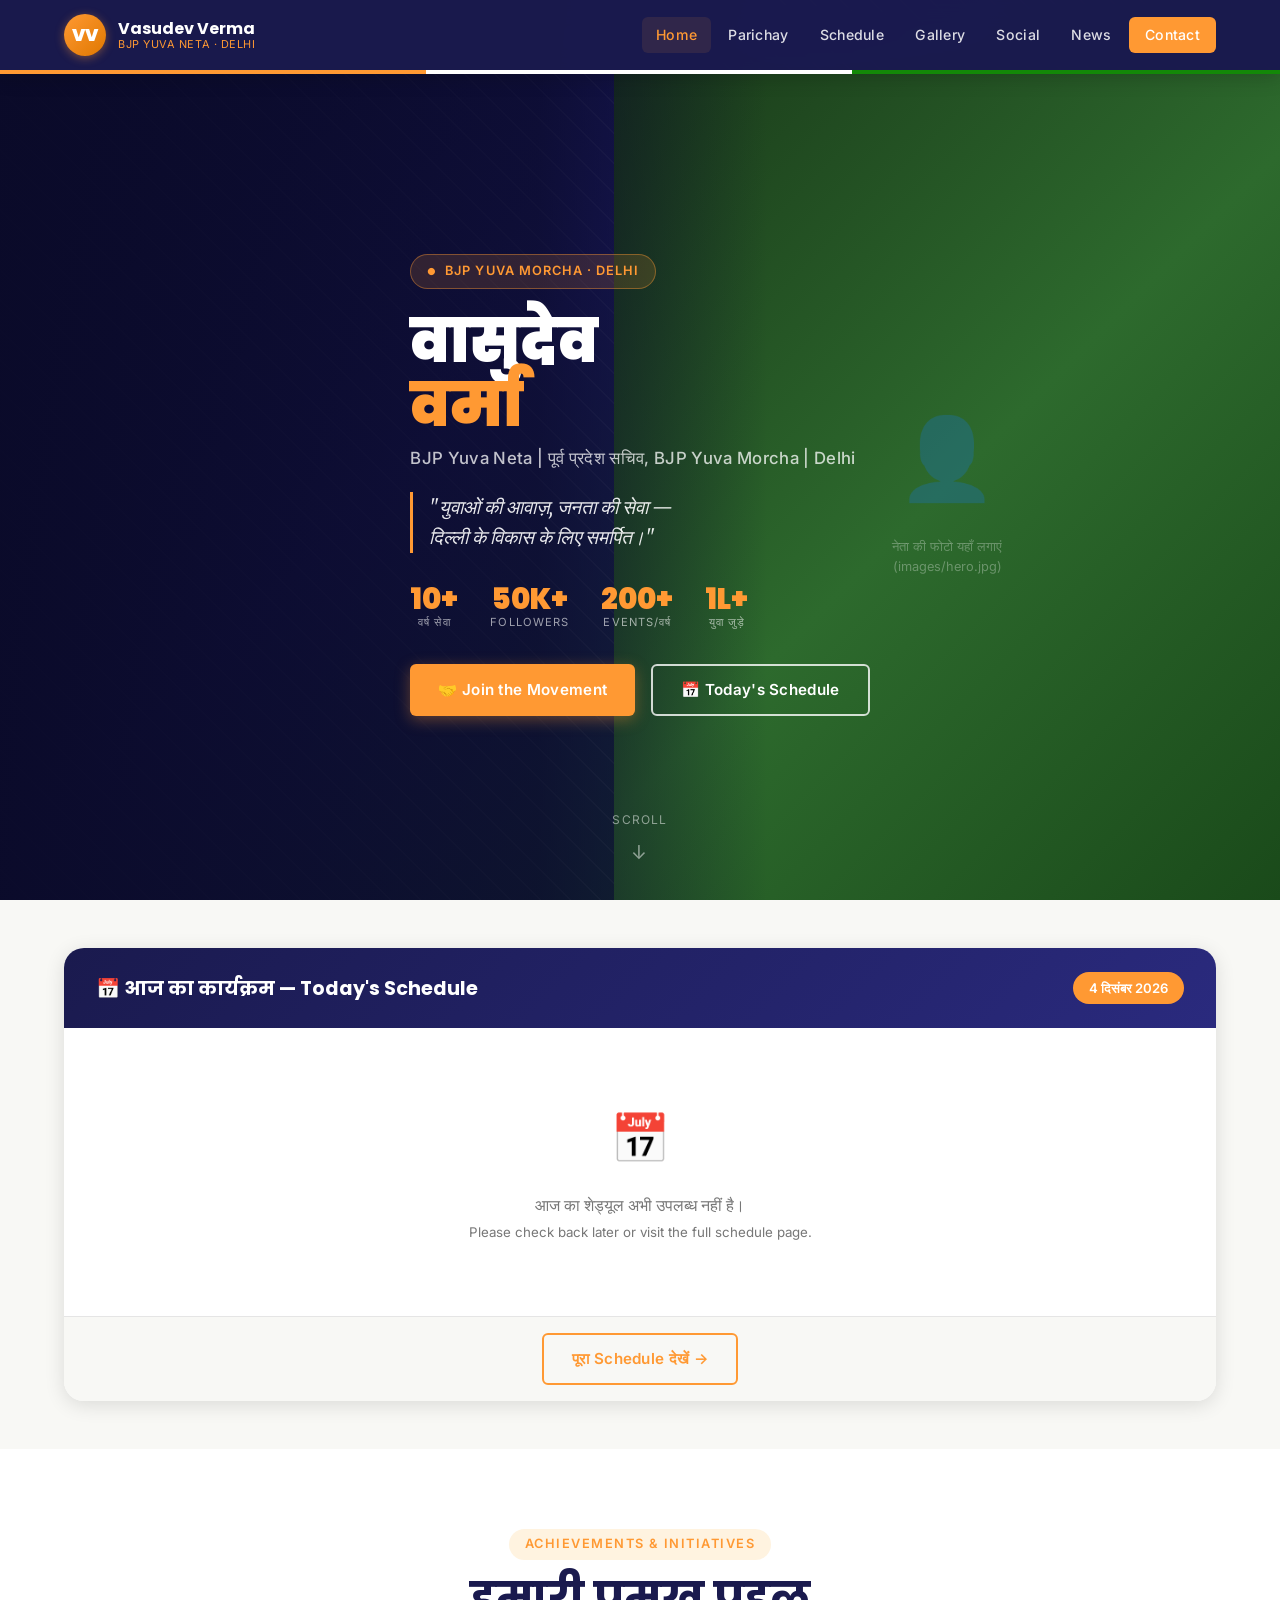
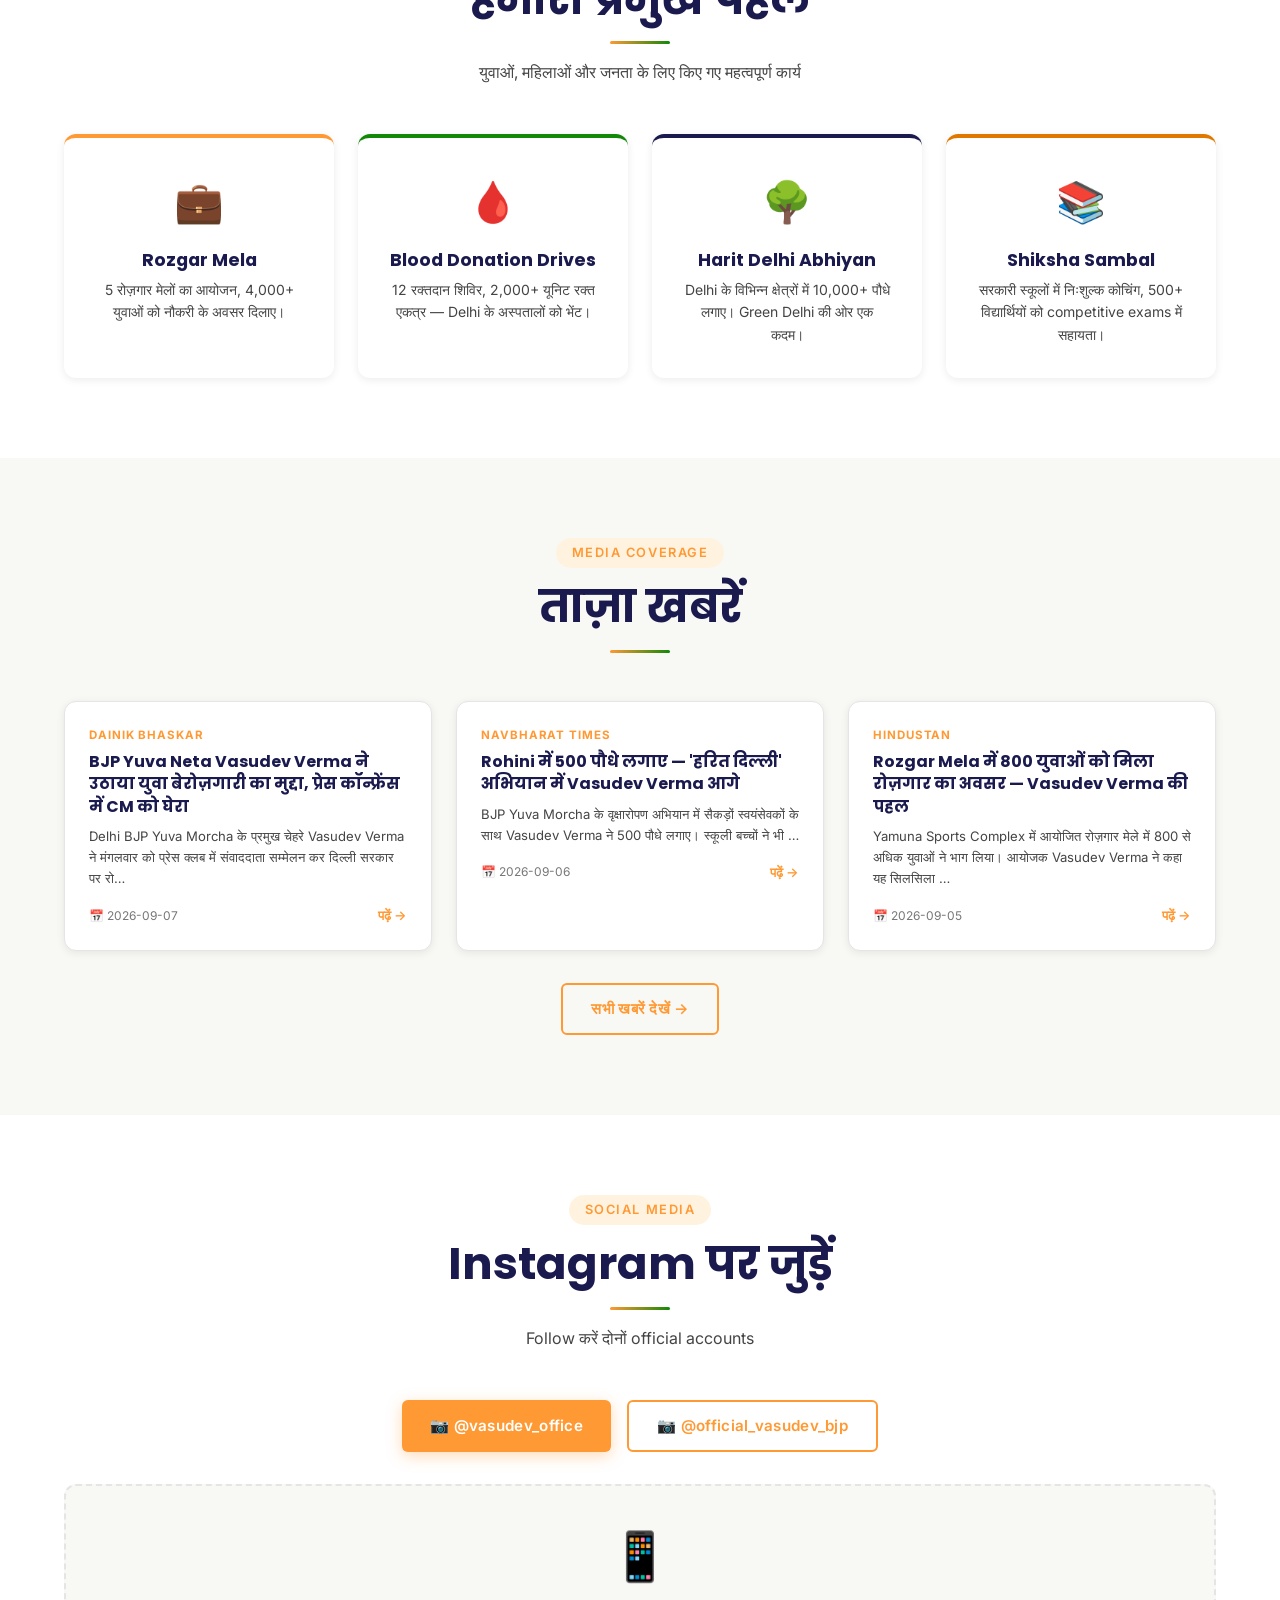
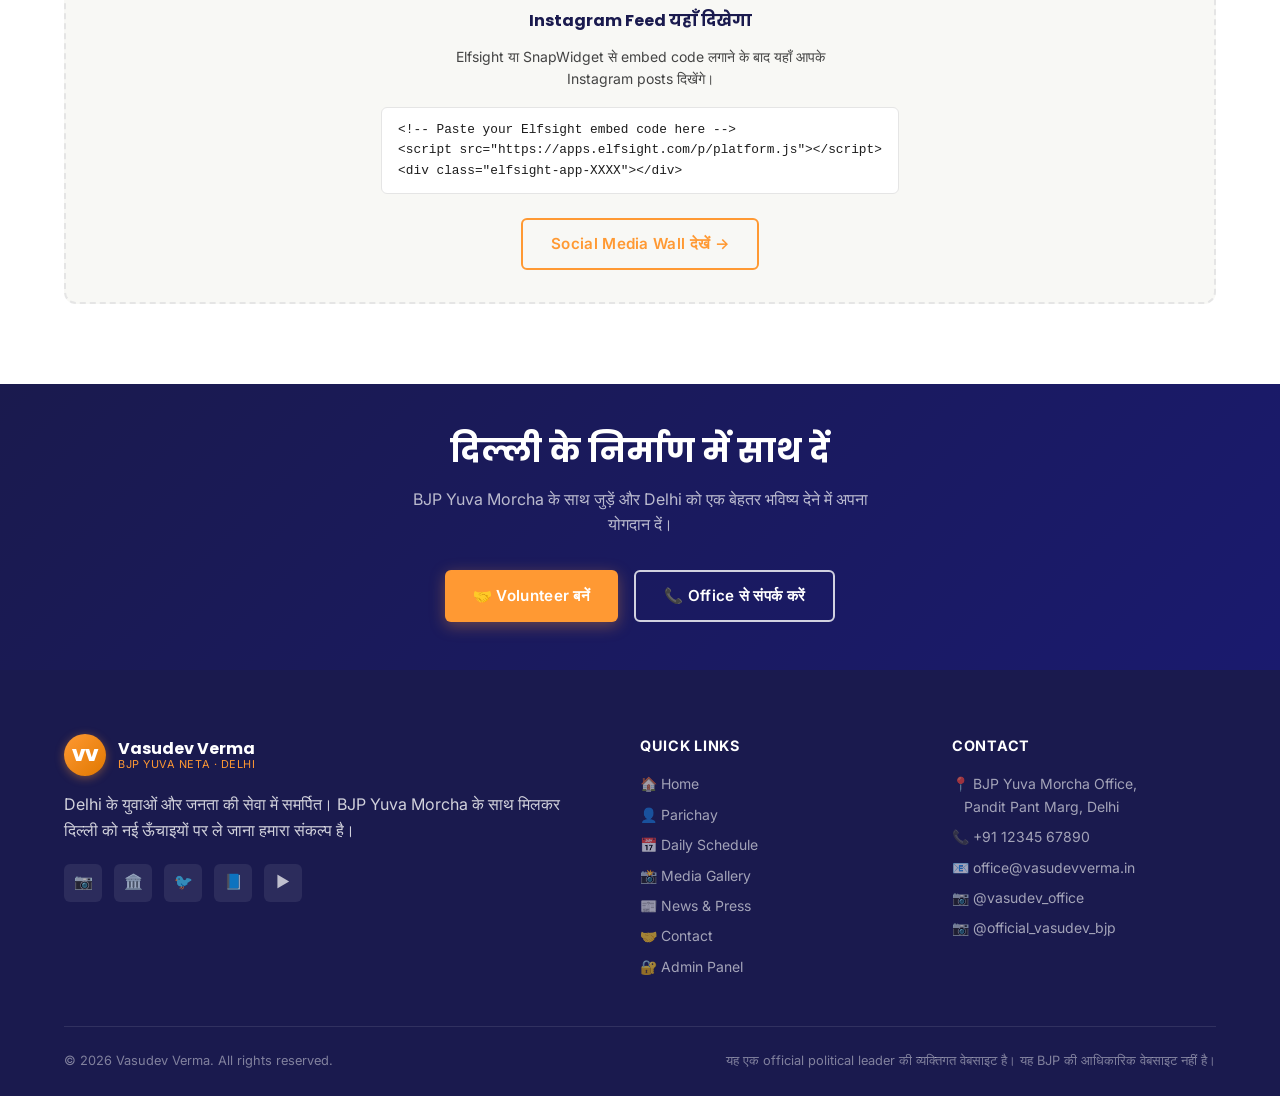
<file: index.html>
﻿<!DOCTYPE html>
<html lang="hi">
<head>
  <meta charset="UTF-8" />
  <meta name="viewport" content="width=device-width, initial-scale=1.0" />
  <title>Vasudev Verma — BJP Yuva Neta, Delhi | Official Website</title>
  <meta name="description" content="Vasudev Verma की आधिकारिक वेबसाइट। Delhi के BJP Yuva Neta — युवाओं की आवाज़, जनता की सेवा। Daily schedule, latest news, and more." />
  <meta name="keywords" content="Vasudev Verma, BJP Yuva Morcha, Delhi BJP, BJP Yuva Neta, vasudev verma delhi" />
  <meta property="og:title" content="Vasudev Verma — BJP Yuva Neta, Delhi" />
  <meta property="og:description" content="Delhi के BJP Yuva Neta Vasudev Verma की आधिकारिक वेबसाइट।" />
  <meta property="og:type" content="website" />
  <meta name="robots" content="index, follow" />
  <link rel="canonical" href="https://vasudevverma.in/" />
  <link rel="stylesheet" href="style.css" />
  <link rel="icon" href="data:image/svg+xml,<svg xmlns='http://www.w3.org/2000/svg' viewBox='0 0 100 100'><text y='.9em' font-size='90'>🏛️</text></svg>" />
</head>
<body>

<!-- ============ NAVBAR ============ -->
<nav class="navbar">
  <div class="navbar-inner container">
    <a href="index.html" class="navbar-brand">
      <div class="navbar-brand-logo">VV</div>
      <div class="navbar-brand-text">
        <span class="navbar-brand-name">Vasudev Verma</span>
        <span class="navbar-brand-sub">BJP Yuva Neta · Delhi</span>
      </div>
    </a>
    <div class="navbar-nav">
      <a href="index.html" class="active">Home</a>
      <a href="about.html">Parichay</a>
      <a href="schedule.html">Schedule</a>
      <a href="gallery.html">Gallery</a>
      <a href="social.html">Social</a>
      <a href="news.html">News</a>
      <a href="contact.html" class="navbar-cta">Contact</a>
    </div>
    <button class="hamburger" aria-label="Menu">
      <span></span><span></span><span></span>
    </button>
  </div>
  <div class="tricolor-bar"></div>
</nav>
<div class="mobile-nav">
  <a href="index.html">🏠 Home</a>
  <a href="about.html">👤 Parichay</a>
  <a href="schedule.html">📅 Schedule</a>
  <a href="gallery.html">📸 Gallery</a>
  <a href="social.html">📱 Social Media</a>
  <a href="news.html">📰 News & Press</a>
  <a href="contact.html">🤝 Contact</a>
</div>

<!-- ============ HERO ============ -->
<section class="hero">
  <div class="hero-bg-pattern"></div>
  <div class="hero-image-wrap">
    <!-- Replace src with actual leader photo -->
    <div class="hero-image-placeholder">
      <span>👤</span>
      <p>नेता की फोटो यहाँ लगाएं<br>(images/hero.jpg)</p>
    </div>
    <!-- Uncomment and replace when photo is ready:
    <img src="images/hero.jpg" alt="Vasudev Verma — BJP Yuva Neta Delhi" /> -->
  </div>
  <div class="hero-gradient-left"></div>
  <div class="container" style="position:relative;z-index:2;">
    <div class="hero-content page-fade">
      <div class="hero-badge">BJP Yuva Morcha · Delhi</div>
      <h1 class="hero-name heading-xl">
        वासुदेव<br><span>वर्मा</span>
      </h1>
      <p class="hero-designation">BJP Yuva Neta | पूर्व प्रदेश सचिव, BJP Yuva Morcha | Delhi</p>
      <p class="hero-tagline">
        "युवाओं की आवाज़, जनता की सेवा —<br>दिल्ली के विकास के लिए समर्पित।"
      </p>
      <div class="hero-stats">
        <div class="hero-stat">
          <div class="hero-stat-num">10+</div>
          <div class="hero-stat-label">वर्ष सेवा</div>
        </div>
        <div class="hero-stat">
          <div class="hero-stat-num">50K+</div>
          <div class="hero-stat-label">Followers</div>
        </div>
        <div class="hero-stat">
          <div class="hero-stat-num">200+</div>
          <div class="hero-stat-label">Events/वर्ष</div>
        </div>
        <div class="hero-stat">
          <div class="hero-stat-num">1L+</div>
          <div class="hero-stat-label">युवा जुड़े</div>
        </div>
      </div>
      <div class="hero-actions">
        <a href="contact.html" class="btn btn-primary">🤝 Join the Movement</a>
        <a href="schedule.html" class="btn btn-secondary">📅 Today's Schedule</a>
      </div>
    </div>
  </div>
  <div class="hero-scroll">Scroll</div>
</section>

<!-- ============ TODAY'S SCHEDULE WIDGET ============ -->
<section class="section-sm schedule-widget">
  <div class="container">
    <div class="schedule-widget-inner">
      <div class="schedule-widget-header">
        <h3>📅 आज का कार्यक्रम — Today's Schedule</h3>
        <span class="date-badge" id="today-date-display">लोड हो रहा है…</span>
      </div>
      <div class="schedule-timeline" id="today-schedule-timeline">
        <div class="no-schedule"><div class="icon">⏳</div><p>Loading schedule…</p></div>
      </div>
      <div class="schedule-widget-footer">
        <a href="schedule.html" class="btn btn-outline">पूरा Schedule देखें →</a>
      </div>
    </div>
  </div>
</section>

<!-- ============ ACHIEVEMENTS ============ -->
<section class="section" style="background:var(--white);">
  <div class="container">
    <div class="section-header">
      <span class="eyebrow">Achievements & Initiatives</span>
      <h2 class="heading-lg">हमारी प्रमुख पहल</h2>
      <div class="underline-accent"></div>
      <p>युवाओं, महिलाओं और जनता के लिए किए गए महत्वपूर्ण कार्य</p>
    </div>
    <div class="grid-4">
      <div class="achievement-card">
        <div class="achievement-icon">💼</div>
        <h3>Rozgar Mela</h3>
        <p>5 रोज़गार मेलों का आयोजन, 4,000+ युवाओं को नौकरी के अवसर दिलाए।</p>
      </div>
      <div class="achievement-card">
        <div class="achievement-icon">🩸</div>
        <h3>Blood Donation Drives</h3>
        <p>12 रक्तदान शिविर, 2,000+ यूनिट रक्त एकत्र — Delhi के अस्पतालों को भेंट।</p>
      </div>
      <div class="achievement-card">
        <div class="achievement-icon">🌳</div>
        <h3>Harit Delhi Abhiyan</h3>
        <p>Delhi के विभिन्न क्षेत्रों में 10,000+ पौधे लगाए। Green Delhi की ओर एक कदम।</p>
      </div>
      <div class="achievement-card">
        <div class="achievement-icon">📚</div>
        <h3>Shiksha Sambal</h3>
        <p>सरकारी स्कूलों में निःशुल्क कोचिंग, 500+ विद्यार्थियों को competitive exams में सहायता।</p>
      </div>
    </div>
  </div>
</section>

<!-- ============ LATEST NEWS ============ -->
<section class="section" style="background:var(--off-white);">
  <div class="container">
    <div class="section-header">
      <span class="eyebrow">Media Coverage</span>
      <h2 class="heading-lg">ताज़ा खबरें</h2>
      <div class="underline-accent"></div>
    </div>
    <div class="grid-3" id="home-news-container">
      <!-- Loaded by JS -->
      <div class="news-card"><div class="news-card-body"><div class="news-source">Loading…</div><h3>खबरें लोड हो रही हैं…</h3></div></div>
    </div>
    <div class="text-center mt-4">
      <a href="news.html" class="btn btn-outline">सभी खबरें देखें →</a>
    </div>
  </div>
</section>

<!-- ============ INSTAGRAM PREVIEW ============ -->
<section class="section" style="background:white;">
  <div class="container">
    <div class="section-header">
      <span class="eyebrow">Social Media</span>
      <h2 class="heading-lg">Instagram पर जुड़ें</h2>
      <div class="underline-accent"></div>
      <p>Follow करें दोनों official accounts</p>
    </div>
    <div style="display:flex;gap:1rem;justify-content:center;flex-wrap:wrap;margin-bottom:2rem;">
      <a href="https://instagram.com/vasudev_office" target="_blank" class="btn btn-primary">
        📷 @vasudev_office
      </a>
      <a href="https://instagram.com/official_vasudev_bjp" target="_blank" class="btn btn-outline">
        📷 @official_vasudev_bjp
      </a>
    </div>
    <!-- Replace the box below with your Elfsight/SnapWidget embed code -->
    <div class="social-embed-box">
      <div class="ig-icon">📱</div>
      <h4>Instagram Feed यहाँ दिखेगा</h4>
      <p>Elfsight या SnapWidget से embed code लगाने के बाद यहाँ आपके Instagram posts दिखेंगे।</p>
      <code>&lt;!-- Paste your Elfsight embed code here --&gt;<br>
&lt;script src="https://apps.elfsight.com/p/platform.js"&gt;&lt;/script&gt;<br>
&lt;div class="elfsight-app-XXXX"&gt;&lt;/div&gt;</code>
      <a href="social.html" class="btn btn-outline" style="margin-top:0.5rem;">Social Media Wall देखें →</a>
    </div>
  </div>
</section>

<!-- ============ CTA BANNER ============ -->
<section class="section-sm" style="background:linear-gradient(135deg,var(--navy),#1a1a6e);">
  <div class="container text-center">
    <h2 class="heading-md" style="color:white;margin-bottom:1rem;">दिल्ली के निर्माण में साथ दें</h2>
    <p style="color:rgba(255,255,255,0.7);margin-bottom:2rem;max-width:500px;margin-left:auto;margin-right:auto;">
      BJP Yuva Morcha के साथ जुड़ें और Delhi को एक बेहतर भविष्य देने में अपना योगदान दें।
    </p>
    <div style="display:flex;gap:1rem;justify-content:center;flex-wrap:wrap;">
      <a href="contact.html#volunteer" class="btn btn-primary">🤝 Volunteer बनें</a>
      <a href="contact.html" class="btn btn-secondary">📞 Office से संपर्क करें</a>
    </div>
  </div>
</section>

<!-- ============ FOOTER ============ -->
<footer>
  <div class="container">
    <div class="footer-grid">
      <div>
        <div class="navbar-brand" style="margin-bottom:1rem;">
          <div class="navbar-brand-logo">VV</div>
          <div class="navbar-brand-text">
            <span class="navbar-brand-name">Vasudev Verma</span>
            <span class="navbar-brand-sub">BJP Yuva Neta · Delhi</span>
          </div>
        </div>
        <p>Delhi के युवाओं और जनता की सेवा में समर्पित। BJP Yuva Morcha के साथ मिलकर दिल्ली को नई ऊँचाइयों पर ले जाना हमारा संकल्प है।</p>
        <div class="footer-social">
          <a href="https://instagram.com/vasudev_office" target="_blank" class="social-icon" title="Instagram">📷</a>
          <a href="https://instagram.com/official_vasudev_bjp" target="_blank" class="social-icon" title="Instagram BJP">🏛️</a>
          <a href="#" class="social-icon" title="Twitter/X">🐦</a>
          <a href="#" class="social-icon" title="Facebook">📘</a>
          <a href="#" class="social-icon" title="YouTube">▶️</a>
        </div>
      </div>
      <div>
        <div class="footer-heading">Quick Links</div>
        <div class="footer-links">
          <a href="index.html">🏠 Home</a>
          <a href="about.html">👤 Parichay</a>
          <a href="schedule.html">📅 Daily Schedule</a>
          <a href="gallery.html">📸 Media Gallery</a>
          <a href="news.html">📰 News & Press</a>
          <a href="contact.html">🤝 Contact</a>
          <a href="admin.html">🔐 Admin Panel</a>
        </div>
      </div>
      <div>
        <div class="footer-heading">Contact</div>
        <div class="footer-links">
          <a href="#">📍 BJP Yuva Morcha Office,<br>&nbsp;&nbsp;&nbsp;Pandit Pant Marg, Delhi</a>
          <a href="tel:+911234567890">📞 +91 12345 67890</a>
          <a href="mailto:office@vasudevverma.in">📧 office@vasudevverma.in</a>
          <a href="https://instagram.com/vasudev_office" target="_blank">📷 @vasudev_office</a>
          <a href="https://instagram.com/official_vasudev_bjp" target="_blank">📷 @official_vasudev_bjp</a>
        </div>
      </div>
    </div>
    <div class="footer-bottom">
      <p>© 2026 Vasudev Verma. All rights reserved.</p>
      <p class="footer-disclaimer">यह एक official political leader की व्यक्तिगत वेबसाइट है। यह BJP की आधिकारिक वेबसाइट नहीं है।</p>
    </div>
  </div>
</footer>

<script src="main.js"></script>
<script>
  // Load latest 3 news items for home page
  document.addEventListener('DOMContentLoaded', async () => {
    const res = await fetch('./news.json').catch(() => null);
    if (!res) return;
    const data = await res.json();
    const latest = data.slice(0, 3);
    document.getElementById('home-news-container').innerHTML = latest.map(item => `
      <div class="news-card">
        <div class="news-card-body">
          <div class="news-source">${item.source}</div>
          <h3>${item.headline}</h3>
          <p>${item.summary.substring(0, 120)}…</p>
          <div style="display:flex;justify-content:space-between;align-items:center;margin-top:0.75rem;">
            <span class="news-date">📅 ${item.date}</span>
            <a href="news.html" class="news-link">पढ़ें →</a>
          </div>
        </div>
      </div>
    `).join('');
  });
</script>
</body>
</html>
</file>
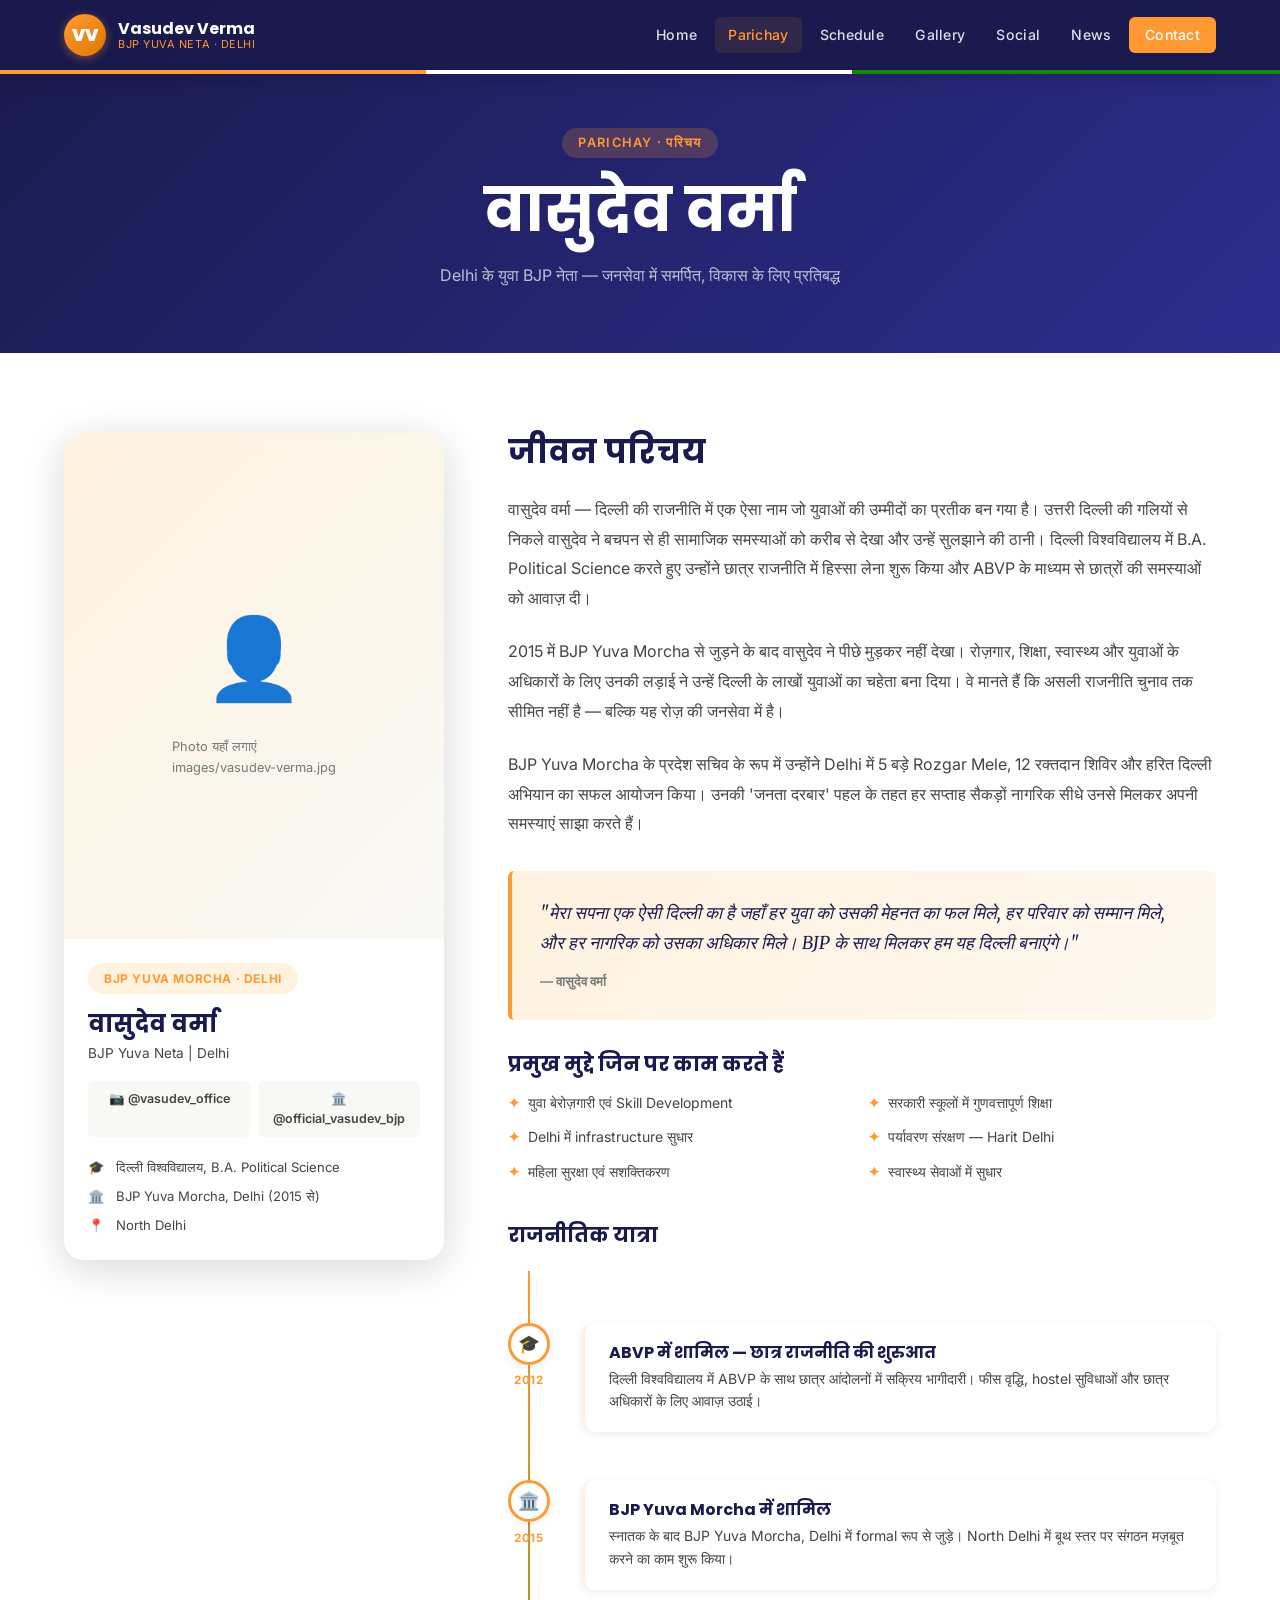
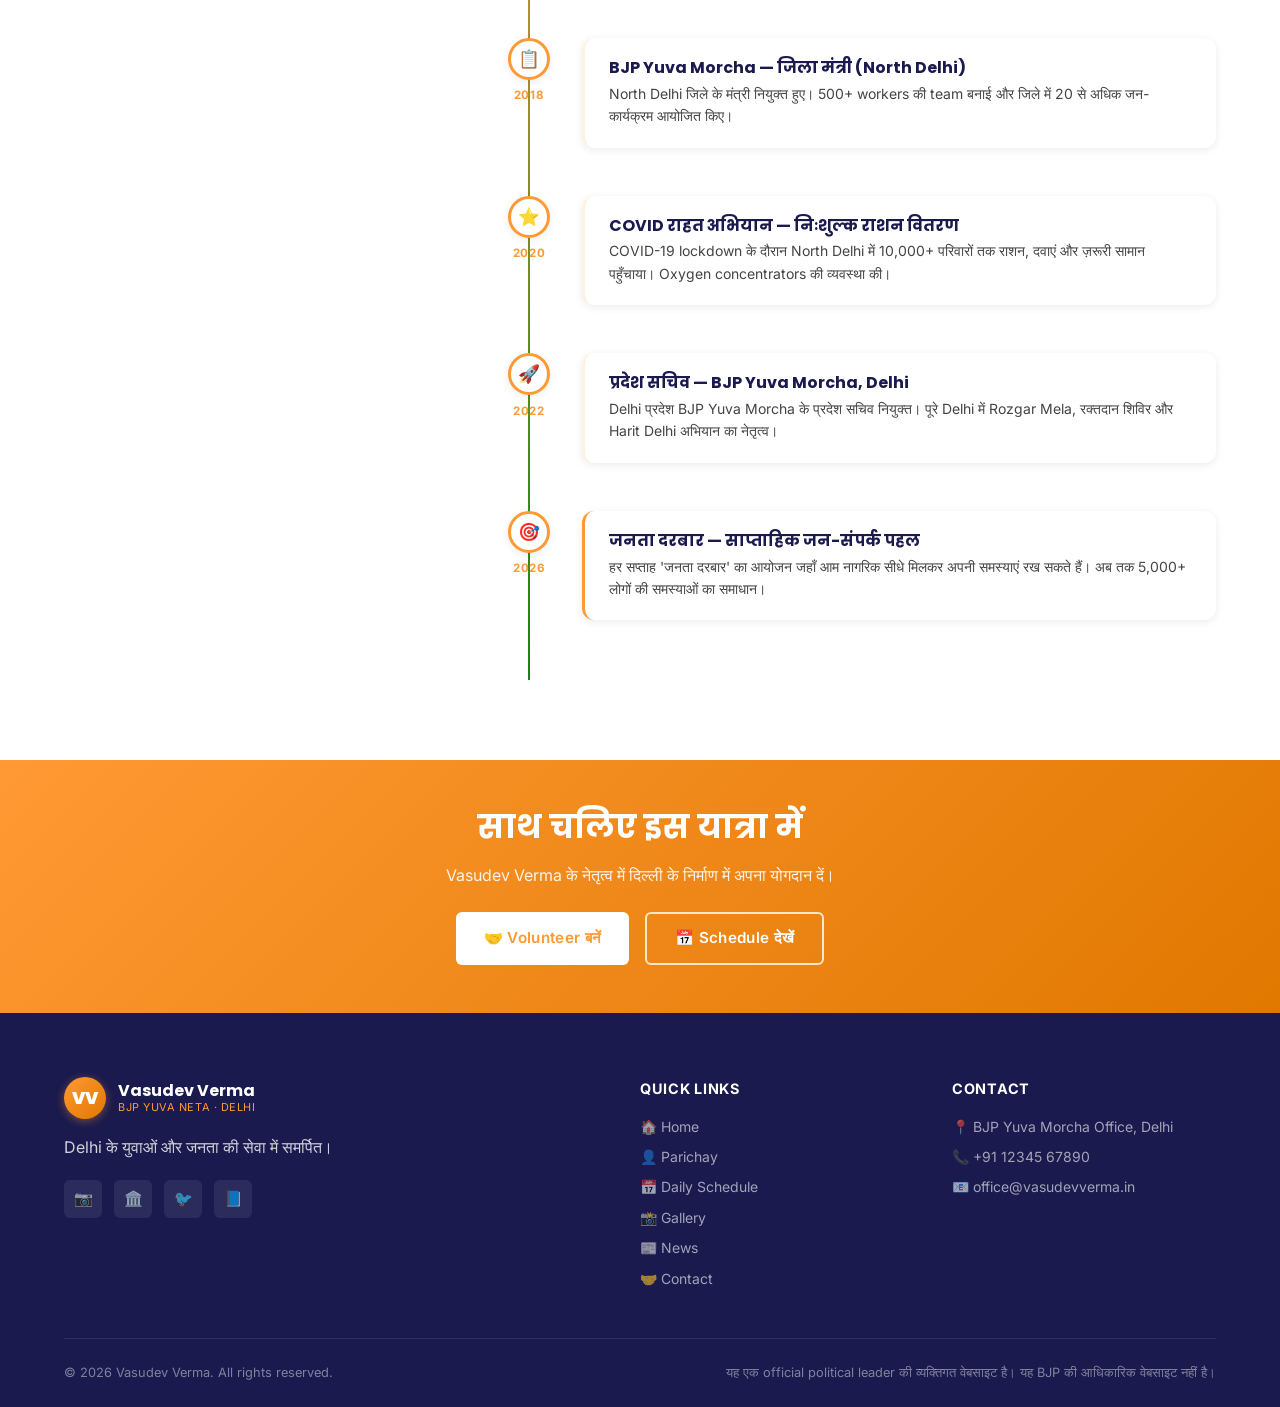
<file: about.html>
﻿<!DOCTYPE html>
<html lang="hi">
<head>
  <meta charset="UTF-8" />
  <meta name="viewport" content="width=device-width, initial-scale=1.0" />
  <title>Parichay — Vasudev Verma | BJP Yuva Neta, Delhi</title>
  <meta name="description" content="Vasudev Verma का परिचय — शिक्षा, राजनीतिक यात्रा, विज़न और उपलब्धियाँ। BJP Yuva Morcha Delhi के प्रमुख चेहरे।" />
  <link rel="stylesheet" href="style.css" />
  <link rel="icon" href="data:image/svg+xml,<svg xmlns='http://www.w3.org/2000/svg' viewBox='0 0 100 100'><text y='.9em' font-size='90'>🏛️</text></svg>" />
</head>
<body>

<!-- NAVBAR -->
<nav class="navbar">
  <div class="navbar-inner container">
    <a href="index.html" class="navbar-brand">
      <div class="navbar-brand-logo">VV</div>
      <div class="navbar-brand-text">
        <span class="navbar-brand-name">Vasudev Verma</span>
        <span class="navbar-brand-sub">BJP Yuva Neta · Delhi</span>
      </div>
    </a>
    <div class="navbar-nav">
      <a href="index.html">Home</a>
      <a href="about.html" class="active">Parichay</a>
      <a href="schedule.html">Schedule</a>
      <a href="gallery.html">Gallery</a>
      <a href="social.html">Social</a>
      <a href="news.html">News</a>
      <a href="contact.html" class="navbar-cta">Contact</a>
    </div>
    <button class="hamburger" aria-label="Menu"><span></span><span></span><span></span></button>
  </div>
  <div class="tricolor-bar"></div>
</nav>
<div class="mobile-nav">
  <a href="index.html">🏠 Home</a>
  <a href="about.html">👤 Parichay</a>
  <a href="schedule.html">📅 Schedule</a>
  <a href="gallery.html">📸 Gallery</a>
  <a href="social.html">📱 Social Media</a>
  <a href="news.html">📰 News & Press</a>
  <a href="contact.html">🤝 Contact</a>
</div>

<!-- PAGE HERO -->
<div class="about-hero">
  <div class="container page-fade">
    <span class="eyebrow" style="background:rgba(255,153,51,0.2);color:var(--saffron);display:inline-block;padding:0.3rem 1rem;border-radius:20px;font-size:0.8rem;font-weight:600;letter-spacing:0.1em;text-transform:uppercase;margin-bottom:1rem;">Parichay · परिचय</span>
    <h1 class="heading-xl">वासुदेव वर्मा</h1>
    <p>Delhi के युवा BJP नेता — जनसेवा में समर्पित, विकास के लिए प्रतिबद्ध</p>
  </div>
</div>

<!-- MAIN CONTENT -->
<section class="section">
  <div class="container">
    <div class="about-grid">

      <!-- LEFT: Photo Card -->
      <div class="about-photo-card">
        <!-- Replace with actual photo: <img src="../images/vasudev-verma.jpg" alt="Vasudev Verma" class="about-photo"> -->
        <div class="about-photo-placeholder">
          <span>👤</span>
          <p>Photo यहाँ लगाएं<br>images/vasudev-verma.jpg</p>
        </div>
        <div class="about-info">
          <div class="about-info-badge">BJP Yuva Morcha · Delhi</div>
          <h3>वासुदेव वर्मा</h3>
          <p>BJP Yuva Neta | Delhi</p>
          <div class="about-socials">
            <a href="https://instagram.com/vasudev_office" target="_blank" class="about-social-btn">📷 @vasudev_office</a>
            <a href="https://instagram.com/official_vasudev_bjp" target="_blank" class="about-social-btn">🏛️ @official_vasudev_bjp</a>
          </div>
          <div style="margin-top:1.25rem;display:flex;flex-direction:column;gap:0.5rem;">
            <div style="display:flex;gap:0.75rem;align-items:center;font-size:0.82rem;color:var(--text-mid);">
              <span>🎓</span><span>दिल्ली विश्वविद्यालय, B.A. Political Science</span>
            </div>
            <div style="display:flex;gap:0.75rem;align-items:center;font-size:0.82rem;color:var(--text-mid);">
              <span>🏛️</span><span>BJP Yuva Morcha, Delhi (2015 से)</span>
            </div>
            <div style="display:flex;gap:0.75rem;align-items:center;font-size:0.82rem;color:var(--text-mid);">
              <span>📍</span><span>North Delhi</span>
            </div>
          </div>
        </div>
      </div>

      <!-- RIGHT: Biography & Timeline -->
      <div>
        <h2 class="heading-md" style="color:var(--navy);margin-bottom:1.5rem;">जीवन परिचय</h2>

        <p class="bio-text">
          वासुदेव वर्मा — दिल्ली की राजनीति में एक ऐसा नाम जो युवाओं की उम्मीदों का प्रतीक बन गया है। उत्तरी दिल्ली की गलियों से निकले वासुदेव ने बचपन से ही सामाजिक समस्याओं को करीब से देखा और उन्हें सुलझाने की ठानी। दिल्ली विश्वविद्यालय में B.A. Political Science करते हुए उन्होंने छात्र राजनीति में हिस्सा लेना शुरू किया और ABVP के माध्यम से छात्रों की समस्याओं को आवाज़ दी।
        </p>
        <p class="bio-text">
          2015 में BJP Yuva Morcha से जुड़ने के बाद वासुदेव ने पीछे मुड़कर नहीं देखा। रोज़गार, शिक्षा, स्वास्थ्य और युवाओं के अधिकारों के लिए उनकी लड़ाई ने उन्हें दिल्ली के लाखों युवाओं का चहेता बना दिया। वे मानते हैं कि असली राजनीति चुनाव तक सीमित नहीं है — बल्कि यह रोज़ की जनसेवा में है।
        </p>
        <p class="bio-text">
          BJP Yuva Morcha के प्रदेश सचिव के रूप में उन्होंने Delhi में 5 बड़े Rozgar Mele, 12 रक्तदान शिविर और हरित दिल्ली अभियान का सफल आयोजन किया। उनकी 'जनता दरबार' पहल के तहत हर सप्ताह सैकड़ों नागरिक सीधे उनसे मिलकर अपनी समस्याएं साझा करते हैं।
        </p>

        <!-- Vision Box -->
        <div class="vision-box">
          <p class="quote">
            "मेरा सपना एक ऐसी दिल्ली का है जहाँ हर युवा को उसकी मेहनत का फल मिले, हर परिवार को सम्मान मिले, और हर नागरिक को उसका अधिकार मिले। BJP के साथ मिलकर हम यह दिल्ली बनाएंगे।"
          </p>
          <p class="attrib">— वासुदेव वर्मा</p>
        </div>

        <!-- Key Issues -->
        <h3 class="heading-sm" style="color:var(--navy);margin-bottom:1rem;margin-top:2rem;">प्रमुख मुद्दे जिन पर काम करते हैं</h3>
        <div style="display:grid;grid-template-columns:1fr 1fr;gap:0.75rem;margin-bottom:2.5rem;">
          <div style="display:flex;gap:0.5rem;align-items:flex-start;font-size:0.875rem;color:var(--text-mid);">
            <span style="color:var(--saffron);font-weight:700;flex-shrink:0;">✦</span>
            <span>युवा बेरोज़गारी एवं Skill Development</span>
          </div>
          <div style="display:flex;gap:0.5rem;align-items:flex-start;font-size:0.875rem;color:var(--text-mid);">
            <span style="color:var(--saffron);font-weight:700;flex-shrink:0;">✦</span>
            <span>सरकारी स्कूलों में गुणवत्तापूर्ण शिक्षा</span>
          </div>
          <div style="display:flex;gap:0.5rem;align-items:flex-start;font-size:0.875rem;color:var(--text-mid);">
            <span style="color:var(--saffron);font-weight:700;flex-shrink:0;">✦</span>
            <span>Delhi में infrastructure सुधार</span>
          </div>
          <div style="display:flex;gap:0.5rem;align-items:flex-start;font-size:0.875rem;color:var(--text-mid);">
            <span style="color:var(--saffron);font-weight:700;flex-shrink:0;">✦</span>
            <span>पर्यावरण संरक्षण — Harit Delhi</span>
          </div>
          <div style="display:flex;gap:0.5rem;align-items:flex-start;font-size:0.875rem;color:var(--text-mid);">
            <span style="color:var(--saffron);font-weight:700;flex-shrink:0;">✦</span>
            <span>महिला सुरक्षा एवं सशक्तिकरण</span>
          </div>
          <div style="display:flex;gap:0.5rem;align-items:flex-start;font-size:0.875rem;color:var(--text-mid);">
            <span style="color:var(--saffron);font-weight:700;flex-shrink:0;">✦</span>
            <span>स्वास्थ्य सेवाओं में सुधार</span>
          </div>
        </div>

        <!-- Career Timeline -->
        <h3 class="heading-sm" style="color:var(--navy);margin-bottom:1.5rem;">राजनीतिक यात्रा</h3>
        <div class="timeline">
          <div class="timeline-item">
            <div class="timeline-dot-col">
              <div class="timeline-dot">🎓</div>
              <span class="timeline-year">2012</span>
            </div>
            <div class="timeline-content">
              <h4>ABVP में शामिल — छात्र राजनीति की शुरुआत</h4>
              <p>दिल्ली विश्वविद्यालय में ABVP के साथ छात्र आंदोलनों में सक्रिय भागीदारी। फीस वृद्धि, hostel सुविधाओं और छात्र अधिकारों के लिए आवाज़ उठाई।</p>
            </div>
          </div>
          <div class="timeline-item">
            <div class="timeline-dot-col">
              <div class="timeline-dot">🏛️</div>
              <span class="timeline-year">2015</span>
            </div>
            <div class="timeline-content">
              <h4>BJP Yuva Morcha में शामिल</h4>
              <p>स्नातक के बाद BJP Yuva Morcha, Delhi में formal रूप से जुड़े। North Delhi में बूथ स्तर पर संगठन मज़बूत करने का काम शुरू किया।</p>
            </div>
          </div>
          <div class="timeline-item">
            <div class="timeline-dot-col">
              <div class="timeline-dot">📋</div>
              <span class="timeline-year">2018</span>
            </div>
            <div class="timeline-content">
              <h4>BJP Yuva Morcha — जिला मंत्री (North Delhi)</h4>
              <p>North Delhi जिले के मंत्री नियुक्त हुए। 500+ workers की team बनाई और जिले में 20 से अधिक जन-कार्यक्रम आयोजित किए।</p>
            </div>
          </div>
          <div class="timeline-item">
            <div class="timeline-dot-col">
              <div class="timeline-dot">⭐</div>
              <span class="timeline-year">2020</span>
            </div>
            <div class="timeline-content">
              <h4>COVID राहत अभियान — निःशुल्क राशन वितरण</h4>
              <p>COVID-19 lockdown के दौरान North Delhi में 10,000+ परिवारों तक राशन, दवाएं और ज़रूरी सामान पहुँचाया। Oxygen concentrators की व्यवस्था की।</p>
            </div>
          </div>
          <div class="timeline-item">
            <div class="timeline-dot-col">
              <div class="timeline-dot">🚀</div>
              <span class="timeline-year">2022</span>
            </div>
            <div class="timeline-content">
              <h4>प्रदेश सचिव — BJP Yuva Morcha, Delhi</h4>
              <p>Delhi प्रदेश BJP Yuva Morcha के प्रदेश सचिव नियुक्त। पूरे Delhi में Rozgar Mela, रक्तदान शिविर और Harit Delhi अभियान का नेतृत्व।</p>
            </div>
          </div>
          <div class="timeline-item">
            <div class="timeline-dot-col">
              <div class="timeline-dot">🎯</div>
              <span class="timeline-year">2026</span>
            </div>
            <div class="timeline-content" style="border-left-color:var(--saffron);border-left-width:3px;">
              <h4>जनता दरबार — साप्ताहिक जन-संपर्क पहल</h4>
              <p>हर सप्ताह 'जनता दरबार' का आयोजन जहाँ आम नागरिक सीधे मिलकर अपनी समस्याएं रख सकते हैं। अब तक 5,000+ लोगों की समस्याओं का समाधान।</p>
            </div>
          </div>
        </div>
      </div>
    </div>
  </div>
</section>

<!-- CTA -->
<section class="section-sm" style="background:linear-gradient(135deg,var(--saffron),var(--saffron-dark));">
  <div class="container text-center">
    <h2 class="heading-md" style="color:white;margin-bottom:1rem;">साथ चलिए इस यात्रा में</h2>
    <p style="color:rgba(255,255,255,0.9);margin-bottom:1.5rem;">Vasudev Verma के नेतृत्व में दिल्ली के निर्माण में अपना योगदान दें।</p>
    <div style="display:flex;gap:1rem;justify-content:center;flex-wrap:wrap;">
      <a href="contact.html#volunteer" class="btn" style="background:white;color:var(--saffron);">🤝 Volunteer बनें</a>
      <a href="schedule.html" class="btn btn-secondary">📅 Schedule देखें</a>
    </div>
  </div>
</section>

<!-- FOOTER -->
<footer>
  <div class="container">
    <div class="footer-grid">
      <div>
        <div class="navbar-brand" style="margin-bottom:1rem;">
          <div class="navbar-brand-logo">VV</div>
          <div class="navbar-brand-text">
            <span class="navbar-brand-name">Vasudev Verma</span>
            <span class="navbar-brand-sub">BJP Yuva Neta · Delhi</span>
          </div>
        </div>
        <p>Delhi के युवाओं और जनता की सेवा में समर्पित।</p>
        <div class="footer-social">
          <a href="https://instagram.com/vasudev_office" target="_blank" class="social-icon">📷</a>
          <a href="https://instagram.com/official_vasudev_bjp" target="_blank" class="social-icon">🏛️</a>
          <a href="#" class="social-icon">🐦</a>
          <a href="#" class="social-icon">📘</a>
        </div>
      </div>
      <div>
        <div class="footer-heading">Quick Links</div>
        <div class="footer-links">
          <a href="index.html">🏠 Home</a>
          <a href="about.html">👤 Parichay</a>
          <a href="schedule.html">📅 Daily Schedule</a>
          <a href="gallery.html">📸 Gallery</a>
          <a href="news.html">📰 News</a>
          <a href="contact.html">🤝 Contact</a>
        </div>
      </div>
      <div>
        <div class="footer-heading">Contact</div>
        <div class="footer-links">
          <a href="#">📍 BJP Yuva Morcha Office, Delhi</a>
          <a href="tel:+911234567890">📞 +91 12345 67890</a>
          <a href="mailto:office@vasudevverma.in">📧 office@vasudevverma.in</a>
        </div>
      </div>
    </div>
    <div class="footer-bottom">
      <p>© 2026 Vasudev Verma. All rights reserved.</p>
      <p class="footer-disclaimer">यह एक official political leader की व्यक्तिगत वेबसाइट है। यह BJP की आधिकारिक वेबसाइट नहीं है।</p>
    </div>
  </div>
</footer>

<script src="main.js"></script>
</body>
</html>
</file>
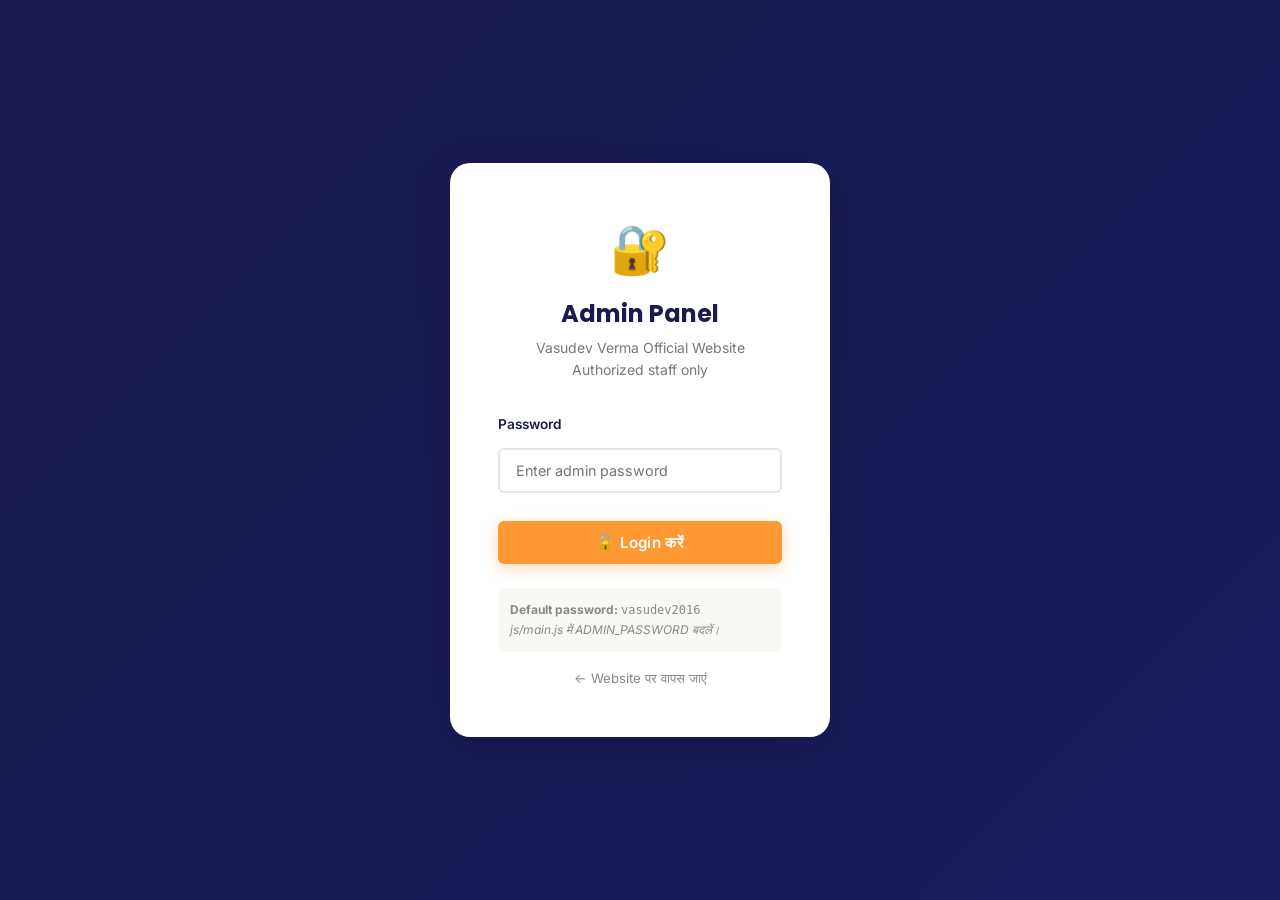
<file: admin.html>
﻿<!DOCTYPE html>
<html lang="hi">
<head>
  <meta charset="UTF-8" />
  <meta name="viewport" content="width=device-width, initial-scale=1.0" />
  <title>Admin Panel — Vasudev Verma Website</title>
  <meta name="robots" content="noindex, nofollow" />
  <link rel="stylesheet" href="style.css" />
  <link rel="icon" href="data:image/svg+xml,<svg xmlns='http://www.w3.org/2000/svg' viewBox='0 0 100 100'><text y='.9em' font-size='90'>🔐</text></svg>" />
  <style>
    .admin-grid { display: grid; grid-template-columns: 1fr 1fr; gap: 2rem; }
    @media(max-width:768px){ .admin-grid { grid-template-columns: 1fr; } }
    .admin-tabs { display: flex; gap: 0.5rem; margin-bottom: 1.5rem; }
    .admin-tab-btn {
      padding: 0.5rem 1.25rem; border-radius: 6px; font-size: 0.85rem; font-weight: 600;
      background: var(--off-white); color: var(--text-mid); transition: var(--transition);
      border: 2px solid var(--border);
    }
    .admin-tab-btn.active { background: var(--saffron); color: white; border-color: var(--saffron); }
    .admin-tab-content { display: none; }
    .admin-tab-content.active { display: block; }
    .export-modal {
      position: fixed; inset: 0; background: rgba(0,0,0,0.7);
      z-index: 3000; display: none; align-items: center; justify-content: center; padding: 1rem;
    }
    .export-modal-box {
      background: white; border-radius: var(--radius-lg); padding: 2rem; max-width: 600px; width: 100%;
      max-height: 80vh; overflow-y: auto;
    }
    .export-modal-box h3 { color: var(--navy); margin-bottom:1rem; }
    .export-modal-box textarea {
      width: 100%; height: 300px; font-family: monospace; font-size: 0.78rem;
      border: 2px solid var(--border); border-radius: 6px; padding: 1rem; resize: vertical;
    }
    .admin-stats { display: grid; grid-template-columns: repeat(3,1fr); gap: 1rem; margin-bottom: 2rem; }
    .stat-card {
      background: white; border-radius: var(--radius-md); padding: 1.25rem; text-align: center;
      box-shadow: var(--shadow-sm); border-top: 3px solid var(--saffron);
    }
    .stat-card:nth-child(2) { border-top-color: var(--green); }
    .stat-card:nth-child(3) { border-top-color: var(--navy); }
    .stat-num { font-size: 2rem; font-weight: 900; color: var(--saffron); font-family: 'Poppins',sans-serif; }
    .stat-card:nth-child(2) .stat-num { color: var(--green); }
    .stat-card:nth-child(3) .stat-num { color: var(--navy); }
    .stat-label { font-size: 0.75rem; color: var(--text-light); text-transform: uppercase; letter-spacing: 0.05em; }
  </style>
</head>
<body style="background:#f0f2f5;">

<!-- LOGIN SCREEN -->
<div id="admin-login" style="min-height:100vh;background:linear-gradient(135deg,var(--navy),#1a1a5e);display:flex;align-items:center;justify-content:center;padding:1rem;">
  <div class="admin-login-box">
    <div style="font-size:3rem;margin-bottom:0.75rem;">🔐</div>
    <h2>Admin Panel</h2>
    <p>Vasudev Verma Official Website<br>Authorized staff only</p>
    <div class="admin-error" id="admin-error"></div>
    <form id="admin-login-form">
      <div class="form-group" style="text-align:left;">
        <label for="admin-password" style="font-size:0.85rem;font-weight:600;color:var(--navy);">Password</label>
        <input type="password" id="admin-password" placeholder="Enter admin password" style="width:100%;margin-top:0.4rem;" required />
      </div>
      <button type="submit" class="btn btn-primary" style="width:100%;justify-content:center;margin-top:0.5rem;">
        🔓 Login करें
      </button>
    </form>
    <div style="margin-top:1.5rem;padding:0.75rem;background:#f8f8f5;border-radius:6px;font-size:0.75rem;color:#888;text-align:left;">
      <strong>Default password:</strong> <code>vasudev2016</code><br>
      <em>js/main.js में ADMIN_PASSWORD बदलें।</em>
    </div>
    <a href="index.html" style="display:block;margin-top:1rem;font-size:0.82rem;color:#888;">← Website पर वापस जाएं</a>
  </div>
</div>

<!-- ADMIN PANEL CONTENT -->
<div id="admin-panel-content" style="display:none;">

  <!-- Admin Header -->
  <div class="admin-header">
    <div style="display:flex;align-items:center;gap:0.75rem;">
      <div style="width:36px;height:36px;border-radius:50%;background:var(--saffron);display:flex;align-items:center;justify-content:center;color:white;font-weight:800;">VV</div>
      <div>
        <h1>Vasudev Verma — Admin Panel</h1>
        <div style="font-size:0.7rem;color:rgba(255,255,255,0.5);">Daily Schedule Manager</div>
      </div>
    </div>
    <div style="display:flex;align-items:center;gap:1rem;">
      <span class="admin-badge">Staff Only</span>
      <a href="index.html" style="color:rgba(255,255,255,0.6);font-size:0.82rem;">🌐 Website</a>
      <button onclick="adminLogout()" style="color:rgba(255,255,255,0.6);font-size:0.82rem;background:none;border:1px solid rgba(255,255,255,0.2);padding:0.35rem 0.75rem;border-radius:4px;cursor:pointer;">🚪 Logout</button>
    </div>
  </div>

  <div class="admin-container">

    <!-- Stats -->
    <div class="admin-stats" id="admin-stats">
      <div class="stat-card"><div class="stat-num" id="stat-total">-</div><div class="stat-label">Total Entries</div></div>
      <div class="stat-card"><div class="stat-num" id="stat-today">-</div><div class="stat-label">Today's Events</div></div>
      <div class="stat-card"><div class="stat-num" id="stat-upcoming">-</div><div class="stat-label">Upcoming (7 days)</div></div>
    </div>

    <!-- Success Message -->
    <div id="admin-saved-msg" style="display:none;background:var(--green-light);border:1px solid var(--green);color:var(--green-dark);padding:1rem 1.25rem;border-radius:var(--radius-sm);margin-bottom:1.5rem;font-weight:600;">
      ✅ Entry सफलतापूर्वक save की गई! नीचे JSON copy करके <code>data/schedule.json</code> में paste करें।
    </div>

    <!-- Tabs -->
    <div class="admin-tabs">
      <button class="admin-tab-btn active" onclick="switchAdminTab('add')">➕ नई Entry Add करें</button>
      <button class="admin-tab-btn" onclick="switchAdminTab('list')">📋 सभी Entries देखें</button>
      <button class="admin-tab-btn" onclick="switchAdminTab('help')">❓ Help</button>
    </div>

    <!-- TAB: Add Entry -->
    <div class="admin-tab-content active" id="tab-add">
      <div class="admin-card">
        <h2>➕ नई Schedule Entry Add करें</h2>
        <form id="add-entry-form" onsubmit="handleAddEntry(event)">
          <div class="admin-grid">
            <div>
              <div class="form-group">
                <label>📅 तारीख *</label>
                <input type="date" id="entry-date" name="date" required />
              </div>
              <div class="form-group">
                <label>⏰ समय *</label>
                <input type="time" id="entry-time" name="time" required />
              </div>
              <div class="form-group">
                <label>📌 Event Type *</label>
                <select name="eventType" required>
                  <option value="">-- चुनें --</option>
                  <option value="Party Meeting">Party Meeting</option>
                  <option value="Public Meeting">Public Meeting</option>
                  <option value="Inauguration">Inauguration</option>
                  <option value="Press Conference">Press Conference</option>
                  <option value="Social Initiative">Social Initiative</option>
                  <option value="Constituency Work">Constituency Work</option>
                  <option value="Public Event">Public Event</option>
                </select>
              </div>
            </div>
            <div>
              <div class="form-group">
                <label>📝 Event का नाम / Title *</label>
                <input type="text" id="entry-title" name="title" placeholder="जैसे: Jan Samvad — Rohini" required />
              </div>
              <div class="form-group">
                <label>📍 स्थान (Venue + Area) *</label>
                <input type="text" id="entry-location" name="location" placeholder="जैसे: Rohini Sector 1, North Delhi" required />
              </div>
              <div class="form-group">
                <label>🗺️ Google Maps Link</label>
                <input type="url" id="entry-mapurl" name="mapUrl" placeholder="https://maps.google.com/?q=…" />
              </div>
            </div>
          </div>
          <div class="form-group">
            <label>📋 विवरण (Description)</label>
            <textarea name="description" placeholder="Event की संक्षिप्त जानकारी…" style="min-height:80px;"></textarea>
          </div>
          <div style="display:flex;gap:1rem;flex-wrap:wrap;">
            <button type="submit" class="btn btn-primary">💾 Entry Save करें</button>
            <button type="reset" class="btn btn-outline" style="color:var(--text-mid);border-color:var(--border);">🔄 Reset</button>
          </div>
        </form>
      </div>
    </div>

    <!-- TAB: List Entries -->
    <div class="admin-tab-content" id="tab-list">
      <div class="admin-card">
        <h2>📋 सभी Schedule Entries</h2>
        <div id="admin-schedule-list">
          <p style="color:var(--text-light);text-align:center;padding:1rem;">Loading…</p>
        </div>
      </div>
    </div>

    <!-- TAB: Help -->
    <div class="admin-tab-content" id="tab-help">
      <div class="admin-card">
        <h2>❓ Admin Panel — How to Use</h2>
        <div style="display:flex;flex-direction:column;gap:1.5rem;color:var(--text-mid);font-size:0.875rem;line-height:1.7;">
          <div>
            <h4 style="color:var(--navy);margin-bottom:0.5rem;">📅 रोज़ का काम (Daily Routine)</h4>
            <ol style="padding-left:1.5rem;">
              <li>सुबह admin panel खोलें → "नई Entry Add करें" tab पर जाएं</li>
              <li>आज की तारीख, समय, event name, और location fill करें</li>
              <li>"Entry Save करें" बटन दबाएं</li>
              <li>JSON popup आएगा — उसे copy करें</li>
              <li><code>data/schedule.json</code> file खोलें (Notepad से) और पूरा content replace करें</li>
              <li>Save करें — website पर automatically update हो जाएगा!</li>
            </ol>
          </div>
          <div>
            <h4 style="color:var(--navy);margin-bottom:0.5rem;">🔐 Password बदलना</h4>
            <p><code>js/main.js</code> file खोलें और line पर <code>const ADMIN_PASSWORD = 'vasudev2026';</code> में password बदलें।</p>
          </div>
          <div>
            <h4 style="color:var(--navy);margin-bottom:0.5rem;">📰 News Add करना</h4>
            <p><code>data/news.json</code> file में नई entry add करें। Format:</p>
            <code style="display:block;background:#f5f5f5;padding:0.75rem;border-radius:4px;font-size:0.78rem;">{"id":"6","date":"2026-09-09","source":"Newspaper","headline":"खबर का शीर्षक","summary":"विवरण…","url":"https://link-to-article.com"}</code>
          </div>
          <div>
            <h4 style="color:var(--navy);margin-bottom:0.5rem;">📸 Photos Add करना</h4>
            <p><code>images/gallery/</code> folder में photo डालें और <code>gallery.html</code> में उस photo का src update करें।</p>
          </div>
          <div style="background:var(--saffron-light);padding:1rem;border-radius:6px;border-left:3px solid var(--saffron);">
            <strong style="color:var(--navy);">💡 Production में Deploy करने के बाद:</strong><br>
            एक PHP/Node.js backend बनाएं जो directly schedule.json file write कर सके — इससे Copy-Paste step की ज़रूरत नहीं रहेगी। Developer से संपर्क करें।
          </div>
        </div>
      </div>
    </div>

  </div>
</div>

<!-- EXPORT JSON MODAL -->
<div class="export-modal" id="export-modal">
  <div class="export-modal-box">
    <h3>📋 Updated schedule.json</h3>
    <p style="font-size:0.82rem;color:var(--text-mid);margin-bottom:1rem;">
      नीचे JSON copy करें और <code>data/schedule.json</code> file में paste करके save करें।
    </p>
    <textarea id="export-json" readonly></textarea>
    <div style="display:flex;gap:0.75rem;margin-top:1rem;flex-wrap:wrap;">
      <button id="copy-json-btn" onclick="copyExportJson()" class="btn btn-primary">📋 Copy JSON</button>
      <button onclick="closeExportModal()" class="btn btn-outline">✕ Close</button>
    </div>
  </div>
</div>

<script src="main.js"></script>
<script>
  // Override schedule path for admin (one level up)
  window.loadSchedule = async function() {
    const override = localStorage.getItem('vv_schedule_override');
    if (override) { try { return JSON.parse(override); } catch {} }
    try { const r = await fetch('./schedule.json'); return await r.json(); } catch { return []; }
  };

  function switchAdminTab(tab) {
    document.querySelectorAll('.admin-tab-btn').forEach((b, i) => {
      const tabs = ['add','list','help'];
      b.classList.toggle('active', tabs[i] === tab);
    });
    document.querySelectorAll('.admin-tab-content').forEach(c => c.classList.remove('active'));
    document.getElementById('tab-' + tab).classList.add('active');
    if (tab === 'list') renderAdminList();
  }

  // Update stats after data loads
  async function updateStats() {
    const data = await loadSchedule();
    const today = getTodayStr();
    const in7days = new Date(); in7days.setDate(in7days.getDate() + 7);
    const i7 = in7days.toISOString().slice(0,10);
    document.getElementById('stat-total').textContent = data.length;
    document.getElementById('stat-today').textContent = data.filter(e => e.date === today).length;
    document.getElementById('stat-upcoming').textContent = data.filter(e => e.date > today && e.date <= i7).length;
    adminScheduleData = data;
    renderAdminList();
    updateAdminDateInput();
  }

  function getTodayStr() {
    const n = new Date(); const y = n.getFullYear(), m = String(n.getMonth()+1).padStart(2,'0'), d = String(n.getDate()).padStart(2,'0');
    return `${y}-${m}-${d}`;
  }

  document.addEventListener('DOMContentLoaded', () => {
    initAdmin();
    // After login, update stats
    const orig = window.showAdminPanel;
    window.showAdminPanel = function() {
      if(orig) orig();
      setTimeout(updateStats, 200);
    };
  });
</script>
</body>
</html>
</file>
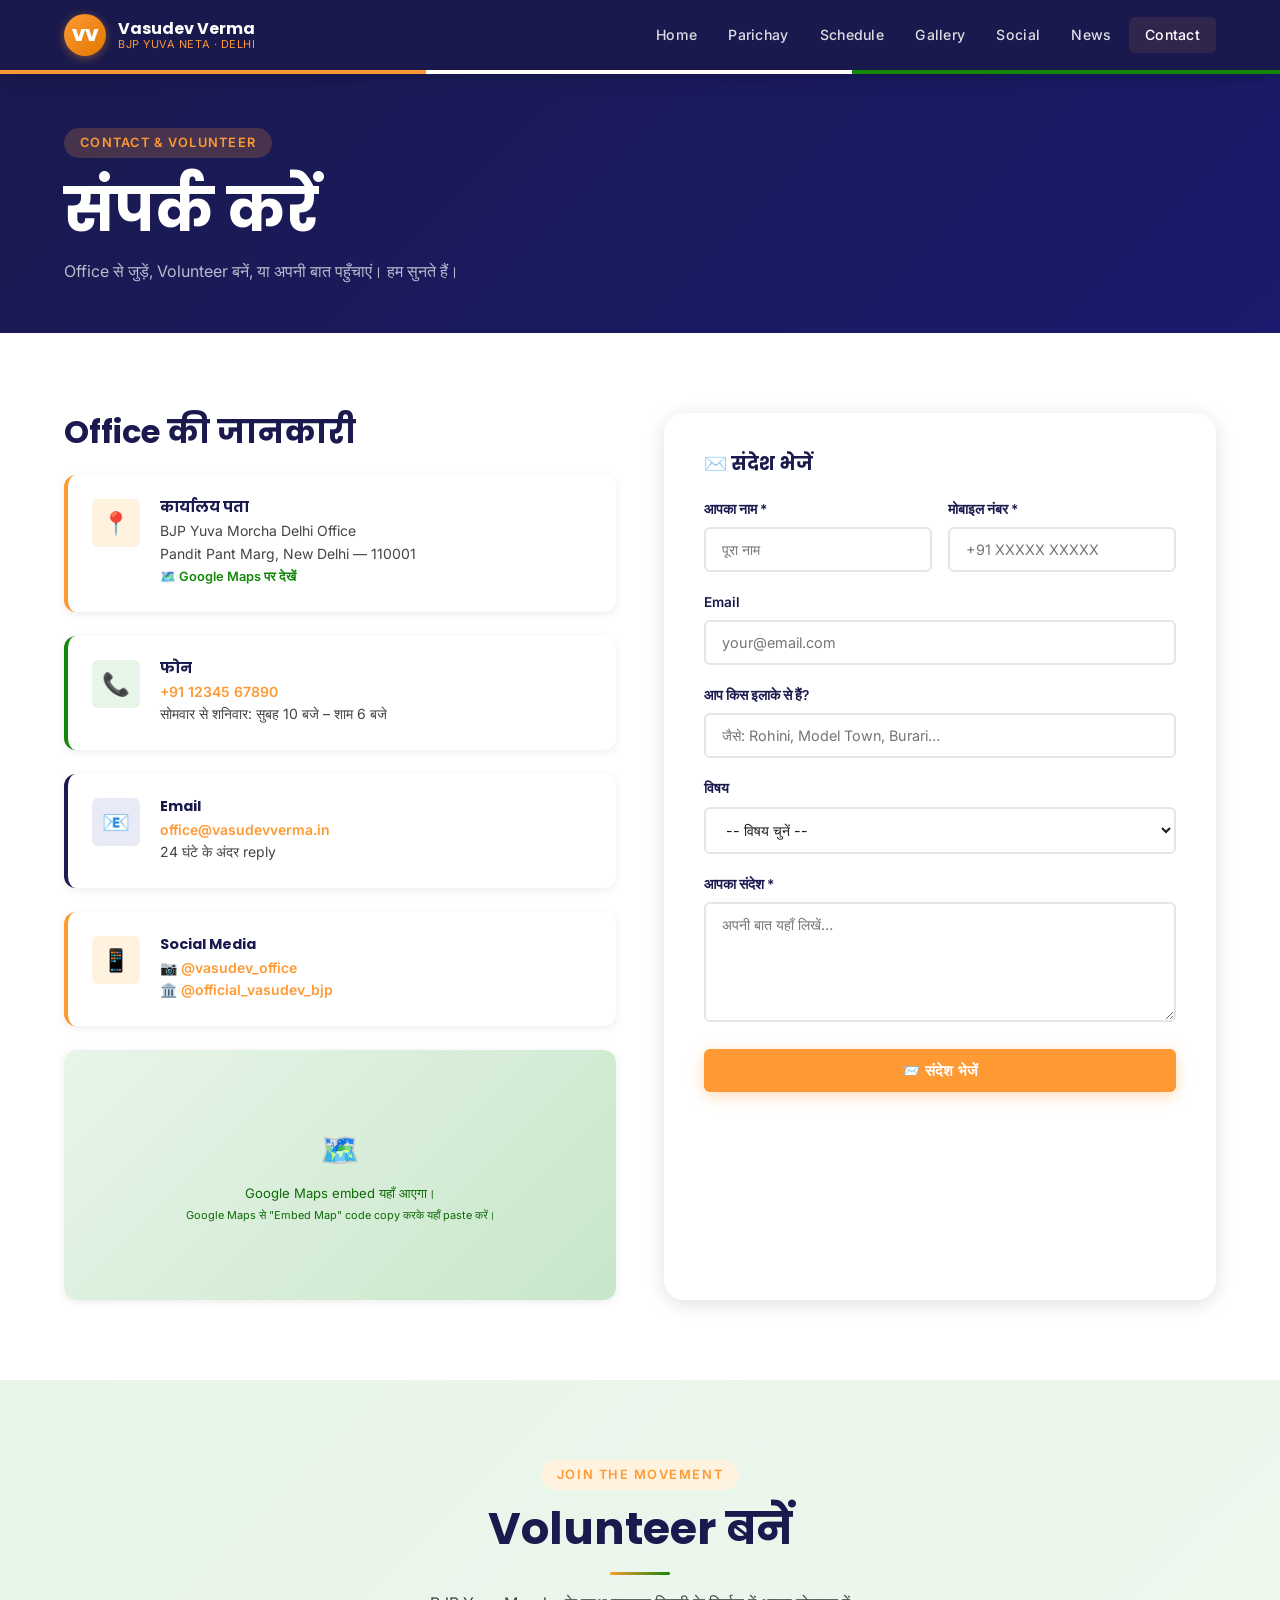
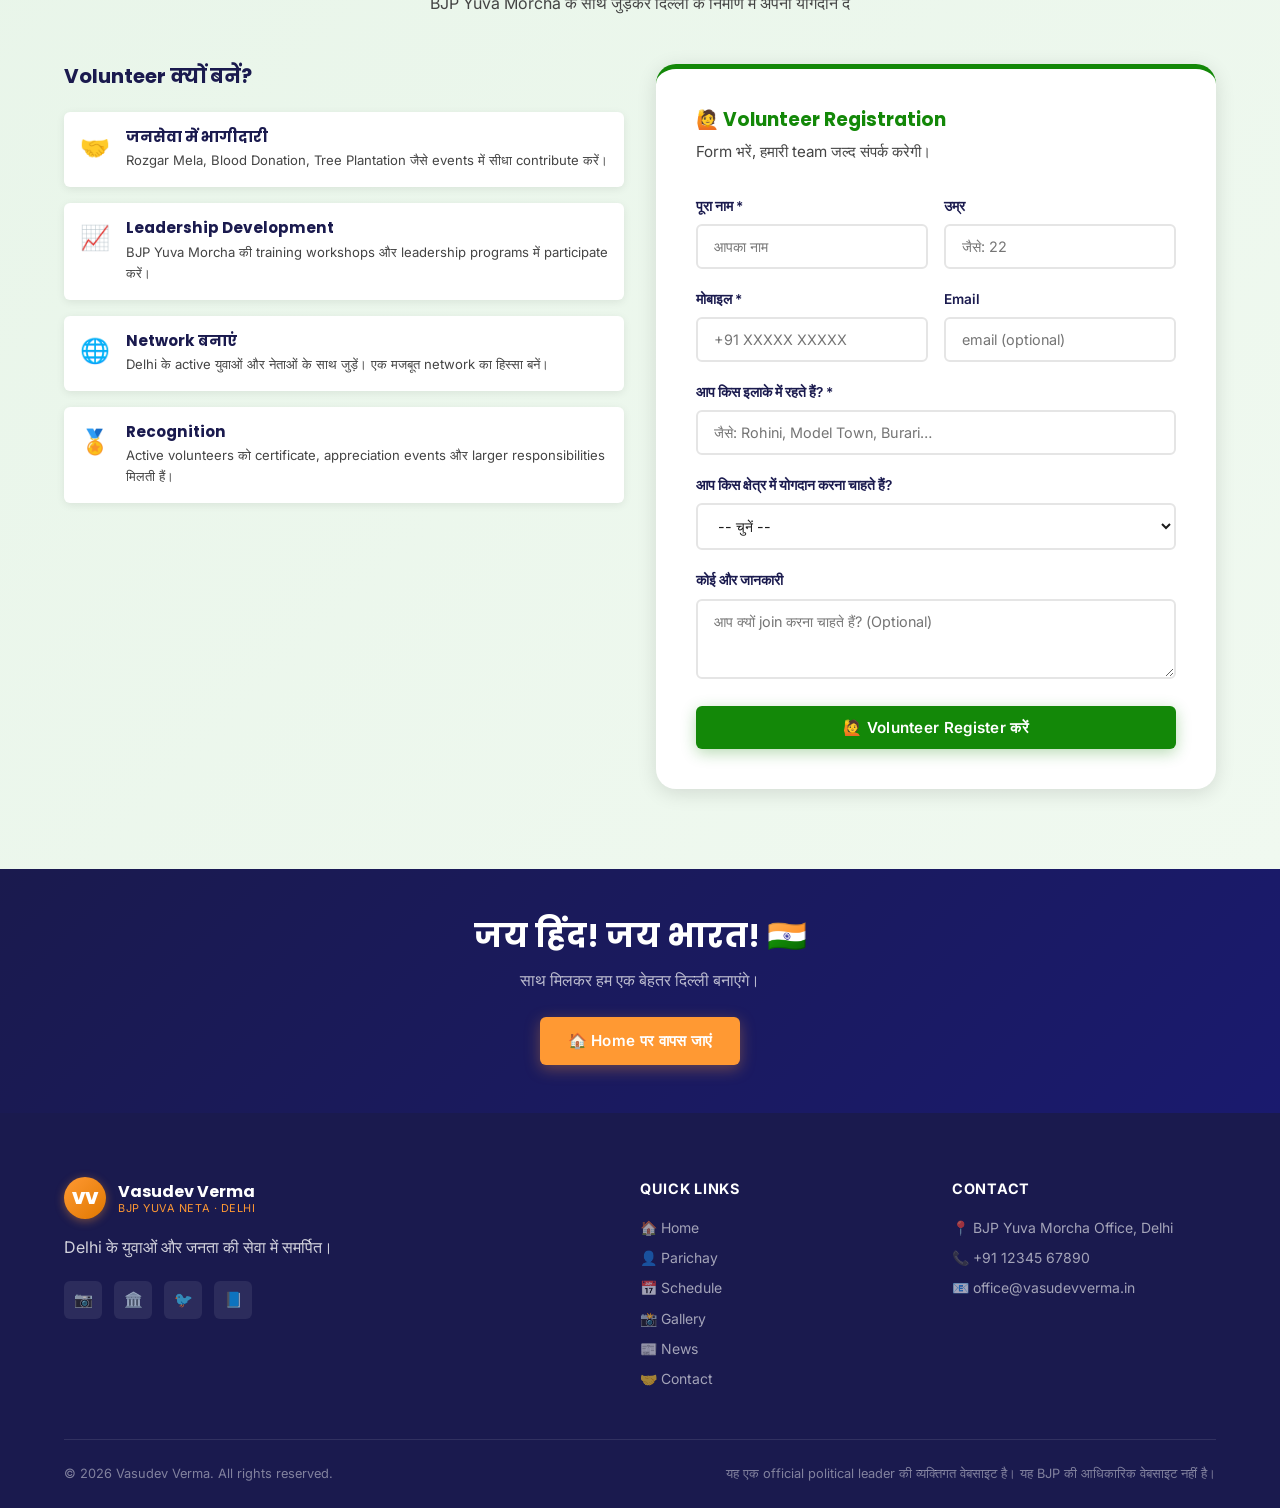
<file: contact.html>
﻿<!DOCTYPE html>
<html lang="hi">
<head>
  <meta charset="UTF-8" />
  <meta name="viewport" content="width=device-width, initial-scale=1.0" />
  <title>Contact & Volunteer — Vasudev Verma | BJP Yuva Neta Delhi</title>
  <meta name="description" content="Vasudev Verma के office से संपर्क करें। Volunteer बनें और दिल्ली के निर्माण में भागीदार बनें।" />
  <link rel="stylesheet" href="style.css" />
  <link rel="icon" href="data:image/svg+xml,<svg xmlns='http://www.w3.org/2000/svg' viewBox='0 0 100 100'><text y='.9em' font-size='90'>🤝</text></svg>" />
</head>
<body>

<!-- NAVBAR -->
<nav class="navbar">
  <div class="navbar-inner container">
    <a href="index.html" class="navbar-brand">
      <div class="navbar-brand-logo">VV</div>
      <div class="navbar-brand-text">
        <span class="navbar-brand-name">Vasudev Verma</span>
        <span class="navbar-brand-sub">BJP Yuva Neta · Delhi</span>
      </div>
    </a>
    <div class="navbar-nav">
      <a href="index.html">Home</a>
      <a href="about.html">Parichay</a>
      <a href="schedule.html">Schedule</a>
      <a href="gallery.html">Gallery</a>
      <a href="social.html">Social</a>
      <a href="news.html">News</a>
      <a href="contact.html" class="navbar-cta active">Contact</a>
    </div>
    <button class="hamburger" aria-label="Menu"><span></span><span></span><span></span></button>
  </div>
  <div class="tricolor-bar"></div>
</nav>
<div class="mobile-nav">
  <a href="index.html">🏠 Home</a>
  <a href="about.html">👤 Parichay</a>
  <a href="schedule.html">📅 Schedule</a>
  <a href="gallery.html">📸 Gallery</a>
  <a href="social.html">📱 Social Media</a>
  <a href="news.html">📰 News & Press</a>
  <a href="contact.html">🤝 Contact</a>
</div>

<!-- PAGE HERO -->
<div class="page-hero">
  <div class="container page-fade">
    <span style="display:inline-block;background:rgba(255,153,51,0.2);color:var(--saffron);padding:0.3rem 1rem;border-radius:20px;font-size:0.8rem;font-weight:600;letter-spacing:0.1em;text-transform:uppercase;margin-bottom:1rem;">Contact & Volunteer</span>
    <h1 class="heading-xl">संपर्क करें</h1>
    <p>Office से जुड़ें, Volunteer बनें, या अपनी बात पहुँचाएं। हम सुनते हैं।</p>
  </div>
</div>

<!-- CONTACT SECTION -->
<section class="section">
  <div class="container">
    <div class="contact-grid">

      <!-- LEFT: Info -->
      <div>
        <h2 class="heading-md" style="color:var(--navy);margin-bottom:1.5rem;">Office की जानकारी</h2>
        <div class="contact-info-block">
          <div class="contact-info-card">
            <div class="contact-info-icon">📍</div>
            <div>
              <h4>कार्यालय पता</h4>
              <p>BJP Yuva Morcha Delhi Office<br>Pandit Pant Marg, New Delhi — 110001<br><a href="https://maps.google.com/?q=BJP+Delhi+Office+Pandit+Pant+Marg" target="_blank" style="color:var(--green);font-size:0.8rem;font-weight:600;">🗺️ Google Maps पर देखें</a></p>
            </div>
          </div>
          <div class="contact-info-card" style="border-left-color:var(--green);">
            <div class="contact-info-icon" style="background:var(--green-light);color:var(--green);">📞</div>
            <div>
              <h4>फोन</h4>
              <p><a href="tel:+911234567890" style="color:var(--saffron);font-weight:600;">+91 12345 67890</a><br>सोमवार से शनिवार: सुबह 10 बजे – शाम 6 बजे</p>
            </div>
          </div>
          <div class="contact-info-card" style="border-left-color:var(--navy);">
            <div class="contact-info-icon" style="background:#e8eaf6;color:var(--navy);">📧</div>
            <div>
              <h4>Email</h4>
              <p><a href="mailto:office@vasudevverma.in" style="color:var(--saffron);font-weight:600;">office@vasudevverma.in</a><br>24 घंटे के अंदर reply</p>
            </div>
          </div>
          <div class="contact-info-card" style="border-left-color:var(--saffron);">
            <div class="contact-info-icon">📱</div>
            <div>
              <h4>Social Media</h4>
              <p>
                <a href="https://instagram.com/vasudev_office" target="_blank" style="color:var(--saffron);font-weight:600;">📷 @vasudev_office</a><br>
                <a href="https://instagram.com/official_vasudev_bjp" target="_blank" style="color:var(--saffron);font-weight:600;">🏛️ @official_vasudev_bjp</a>
              </p>
            </div>
          </div>
        </div>

        <!-- Map Embed -->
        <div class="map-embed" style="margin-top:1.5rem;">
          <!-- Replace with actual Google Maps embed -->
          <div style="width:100%;height:250px;background:linear-gradient(135deg,#e8f5e9,#c8e6c9);display:flex;flex-direction:column;align-items:center;justify-content:center;color:var(--green);font-size:2rem;gap:0.5rem;border-radius:var(--radius-md);">
            🗺️
            <p style="font-size:0.82rem;color:var(--green-dark);text-align:center;padding:0 1rem;">
              Google Maps embed यहाँ आएगा।<br>
              <small>Google Maps से "Embed Map" code copy करके यहाँ paste करें।</small>
            </p>
          </div>
          <!-- Uncomment and replace with your Maps embed:
          <iframe src="https://www.google.com/maps/embed?pb=YOUR_EMBED_CODE"
            allowfullscreen loading="lazy" referrerpolicy="no-referrer-when-downgrade"></iframe> -->
        </div>
      </div>

      <!-- RIGHT: Contact Form -->
      <div class="contact-form">
        <h3>✉️ संदेश भेजें</h3>
        <form class="ajax-form" id="contact-form">
          <div class="form-row">
            <div class="form-group">
              <label for="c-name">आपका नाम *</label>
              <input type="text" id="c-name" name="name" placeholder="पूरा नाम" required />
            </div>
            <div class="form-group">
              <label for="c-phone">मोबाइल नंबर *</label>
              <input type="tel" id="c-phone" name="phone" placeholder="+91 XXXXX XXXXX" required />
            </div>
          </div>
          <div class="form-group">
            <label for="c-email">Email</label>
            <input type="email" id="c-email" name="email" placeholder="your@email.com" />
          </div>
          <div class="form-group">
            <label for="c-area">आप किस इलाके से हैं?</label>
            <input type="text" id="c-area" name="area" placeholder="जैसे: Rohini, Model Town, Burari…" />
          </div>
          <div class="form-group">
            <label for="c-subject">विषय</label>
            <select id="c-subject" name="subject">
              <option value="">-- विषय चुनें --</option>
              <option value="general">सामान्य जानकारी</option>
              <option value="complaint">शिकायत / समस्या</option>
              <option value="suggestion">सुझाव</option>
              <option value="media">Media / Press Inquiry</option>
              <option value="event">Event Invitation</option>
              <option value="other">अन्य</option>
            </select>
          </div>
          <div class="form-group">
            <label for="c-message">आपका संदेश *</label>
            <textarea id="c-message" name="message" placeholder="अपनी बात यहाँ लिखें…" required></textarea>
          </div>
          <button type="submit" class="btn btn-primary" style="width:100%;justify-content:center;" data-label="📨 संदेश भेजें">
            📨 संदेश भेजें
          </button>
          <div class="success-msg">
            ✅ आपका संदेश प्राप्त हो गया! हम जल्द ही संपर्क करेंगे।
          </div>
        </form>
      </div>
    </div>
  </div>
</section>

<!-- VOLUNTEER SECTION -->
<section class="section volunteer-section" id="volunteer">
  <div class="container">
    <div class="section-header">
      <span class="eyebrow">Join the Movement</span>
      <h2 class="heading-lg">Volunteer बनें</h2>
      <div class="underline-accent"></div>
      <p>BJP Yuva Morcha के साथ जुड़कर दिल्ली के निर्माण में अपना योगदान दें</p>
    </div>

    <div class="grid-2">
      <!-- Why Volunteer -->
      <div>
        <h3 class="heading-sm" style="color:var(--navy);margin-bottom:1.5rem;">Volunteer क्यों बनें?</h3>
        <div style="display:flex;flex-direction:column;gap:1rem;">
          <div style="display:flex;gap:1rem;align-items:flex-start;padding:1rem;background:white;border-radius:var(--radius-sm);box-shadow:var(--shadow-sm);">
            <span style="font-size:1.5rem;flex-shrink:0;">🤝</span>
            <div>
              <h4 style="color:var(--navy);font-size:0.95rem;margin-bottom:0.25rem;">जनसेवा में भागीदारी</h4>
              <p style="font-size:0.82rem;color:var(--text-mid);">Rozgar Mela, Blood Donation, Tree Plantation जैसे events में सीधा contribute करें।</p>
            </div>
          </div>
          <div style="display:flex;gap:1rem;align-items:flex-start;padding:1rem;background:white;border-radius:var(--radius-sm);box-shadow:var(--shadow-sm);">
            <span style="font-size:1.5rem;flex-shrink:0;">📈</span>
            <div>
              <h4 style="color:var(--navy);font-size:0.95rem;margin-bottom:0.25rem;">Leadership Development</h4>
              <p style="font-size:0.82rem;color:var(--text-mid);">BJP Yuva Morcha की training workshops और leadership programs में participate करें।</p>
            </div>
          </div>
          <div style="display:flex;gap:1rem;align-items:flex-start;padding:1rem;background:white;border-radius:var(--radius-sm);box-shadow:var(--shadow-sm);">
            <span style="font-size:1.5rem;flex-shrink:0;">🌐</span>
            <div>
              <h4 style="color:var(--navy);font-size:0.95rem;margin-bottom:0.25rem;">Network बनाएं</h4>
              <p style="font-size:0.82rem;color:var(--text-mid);">Delhi के active युवाओं और नेताओं के साथ जुड़ें। एक मजबूत network का हिस्सा बनें।</p>
            </div>
          </div>
          <div style="display:flex;gap:1rem;align-items:flex-start;padding:1rem;background:white;border-radius:var(--radius-sm);box-shadow:var(--shadow-sm);">
            <span style="font-size:1.5rem;flex-shrink:0;">🏅</span>
            <div>
              <h4 style="color:var(--navy);font-size:0.95rem;margin-bottom:0.25rem;">Recognition</h4>
              <p style="font-size:0.82rem;color:var(--text-mid);">Active volunteers को certificate, appreciation events और larger responsibilities मिलती हैं।</p>
            </div>
          </div>
        </div>
      </div>

      <!-- Volunteer Form -->
      <div class="volunteer-box">
        <h3>🙋 Volunteer Registration</h3>
        <p>Form भरें, हमारी team जल्द संपर्क करेगी।</p>
        <form class="ajax-form" id="volunteer-form">
          <div class="form-row">
            <div class="form-group">
              <label for="v-name">पूरा नाम *</label>
              <input type="text" id="v-name" name="name" placeholder="आपका नाम" required />
            </div>
            <div class="form-group">
              <label for="v-age">उम्र</label>
              <input type="number" id="v-age" name="age" placeholder="जैसे: 22" min="18" max="45" />
            </div>
          </div>
          <div class="form-row">
            <div class="form-group">
              <label for="v-phone">मोबाइल *</label>
              <input type="tel" id="v-phone" name="phone" placeholder="+91 XXXXX XXXXX" required />
            </div>
            <div class="form-group">
              <label for="v-email">Email</label>
              <input type="email" id="v-email" name="email" placeholder="email (optional)" />
            </div>
          </div>
          <div class="form-group">
            <label for="v-area">आप किस इलाके में रहते हैं? *</label>
            <input type="text" id="v-area" name="area" placeholder="जैसे: Rohini, Model Town, Burari…" required />
          </div>
          <div class="form-group">
            <label for="v-skills">आप किस क्षेत्र में योगदान करना चाहते हैं?</label>
            <select id="v-skills" name="skills">
              <option value="">-- चुनें --</option>
              <option value="social">सामाजिक कार्य (Blood Donation, Tree Plantation)</option>
              <option value="digital">Social Media / Digital</option>
              <option value="booth">Booth Management</option>
              <option value="event">Event Organization</option>
              <option value="outreach">Jan Sampark / Public Outreach</option>
              <option value="other">अन्य</option>
            </select>
          </div>
          <div class="form-group">
            <label for="v-message">कोई और जानकारी</label>
            <textarea id="v-message" name="message" placeholder="आप क्यों join करना चाहते हैं? (Optional)" style="min-height:80px;"></textarea>
          </div>
          <button type="submit" class="btn btn-green" style="width:100%;justify-content:center;" data-label="🙋 Register करें">
            🙋 Volunteer Register करें
          </button>
          <div class="success-msg">
            ✅ Registration सफल! हमारी team 2-3 दिनों में संपर्क करेगी। जय हिंद! 🇮🇳
          </div>
        </form>
      </div>
    </div>
  </div>
</section>

<!-- CTA Bottom -->
<section class="section-sm" style="background:linear-gradient(135deg,var(--navy),#1a1a6e);">
  <div class="container text-center">
    <h2 class="heading-md" style="color:white;margin-bottom:0.75rem;">जय हिंद! जय भारत! 🇮🇳</h2>
    <p style="color:rgba(255,255,255,0.7);margin-bottom:1.5rem;">साथ मिलकर हम एक बेहतर दिल्ली बनाएंगे।</p>
    <a href="index.html" class="btn btn-primary">🏠 Home पर वापस जाएं</a>
  </div>
</section>

<footer>
  <div class="container">
    <div class="footer-grid">
      <div>
        <div class="navbar-brand" style="margin-bottom:1rem;">
          <div class="navbar-brand-logo">VV</div>
          <div class="navbar-brand-text">
            <span class="navbar-brand-name">Vasudev Verma</span>
            <span class="navbar-brand-sub">BJP Yuva Neta · Delhi</span>
          </div>
        </div>
        <p>Delhi के युवाओं और जनता की सेवा में समर्पित।</p>
        <div class="footer-social">
          <a href="https://instagram.com/vasudev_office" target="_blank" class="social-icon">📷</a>
          <a href="https://instagram.com/official_vasudev_bjp" target="_blank" class="social-icon">🏛️</a>
          <a href="#" class="social-icon">🐦</a><a href="#" class="social-icon">📘</a>
        </div>
      </div>
      <div>
        <div class="footer-heading">Quick Links</div>
        <div class="footer-links">
          <a href="index.html">🏠 Home</a><a href="about.html">👤 Parichay</a>
          <a href="schedule.html">📅 Schedule</a><a href="gallery.html">📸 Gallery</a>
          <a href="news.html">📰 News</a><a href="contact.html">🤝 Contact</a>
        </div>
      </div>
      <div>
        <div class="footer-heading">Contact</div>
        <div class="footer-links">
          <a href="#">📍 BJP Yuva Morcha Office, Delhi</a>
          <a href="tel:+911234567890">📞 +91 12345 67890</a>
          <a href="mailto:office@vasudevverma.in">📧 office@vasudevverma.in</a>
        </div>
      </div>
    </div>
    <div class="footer-bottom">
      <p>© 2026 Vasudev Verma. All rights reserved.</p>
      <p class="footer-disclaimer">यह एक official political leader की व्यक्तिगत वेबसाइट है। यह BJP की आधिकारिक वेबसाइट नहीं है।</p>
    </div>
  </div>
</footer>

<script src="main.js"></script>
</body>
</html>
</file>
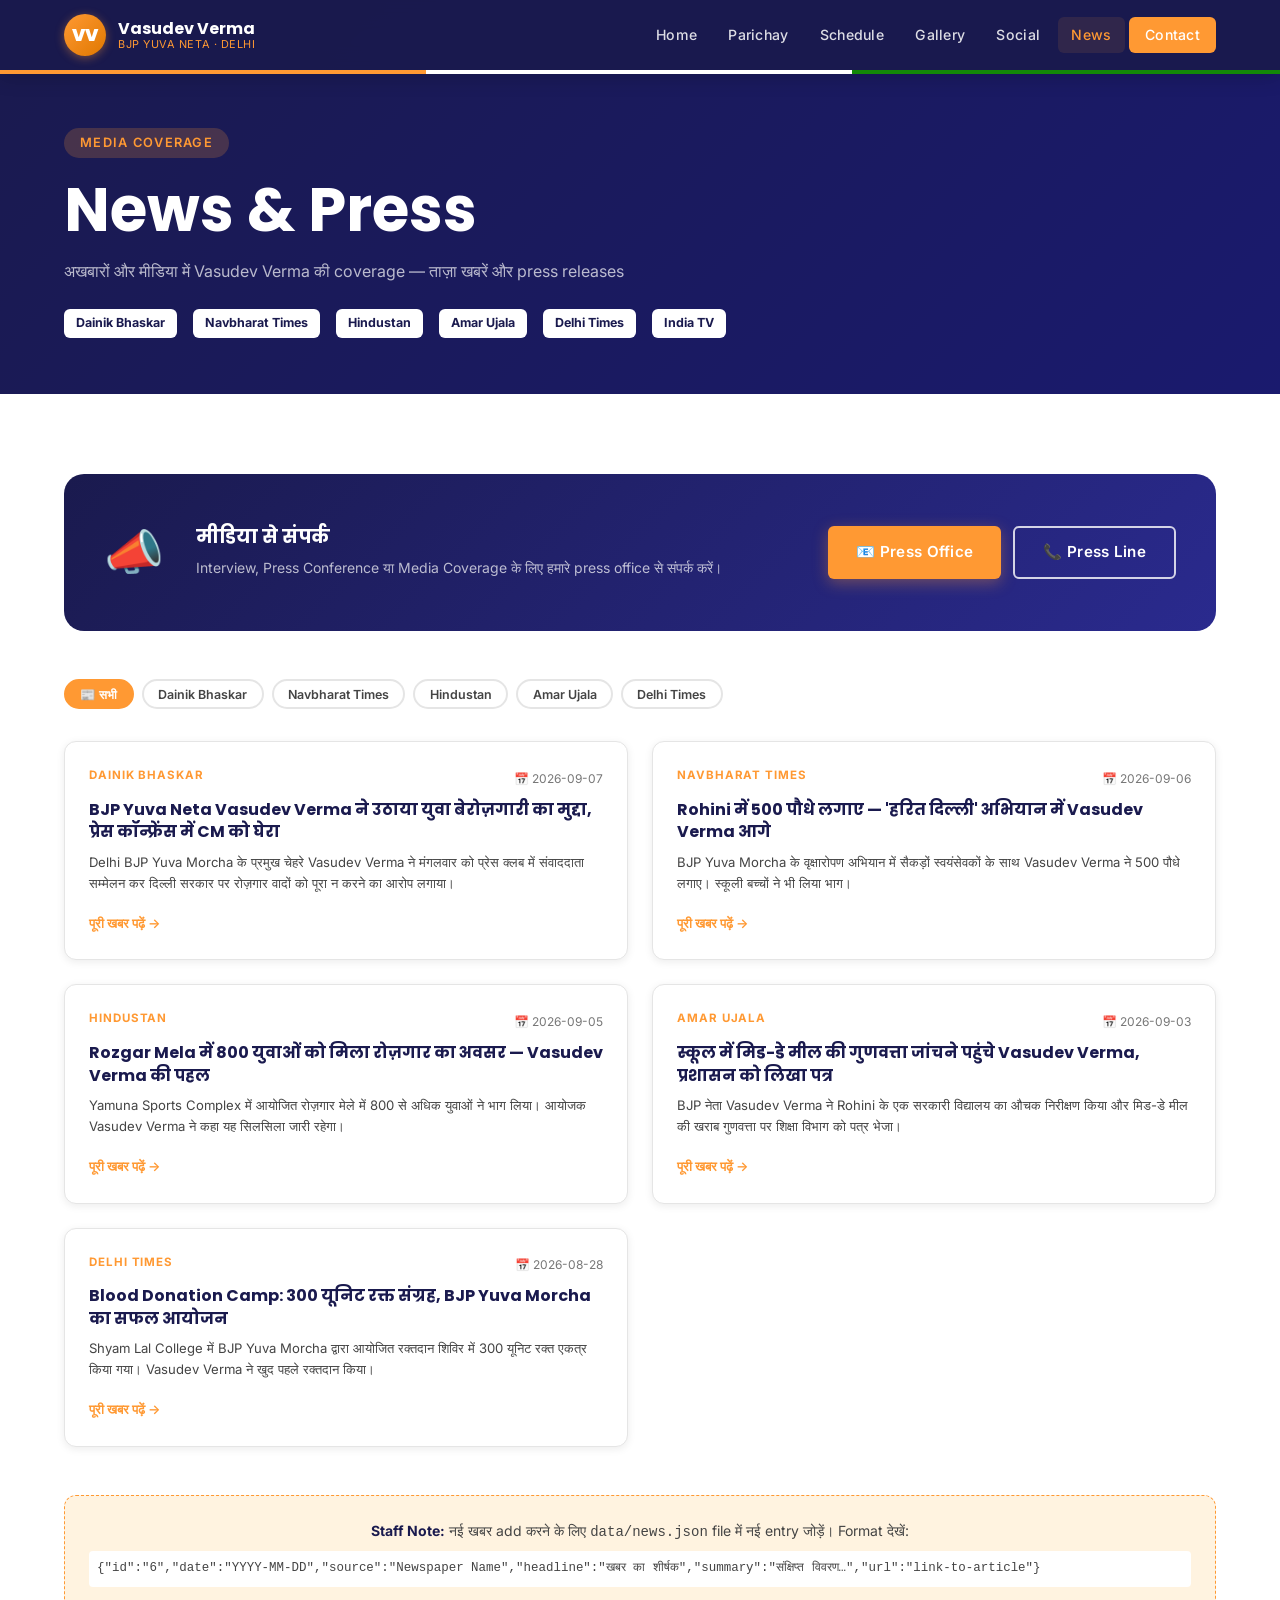
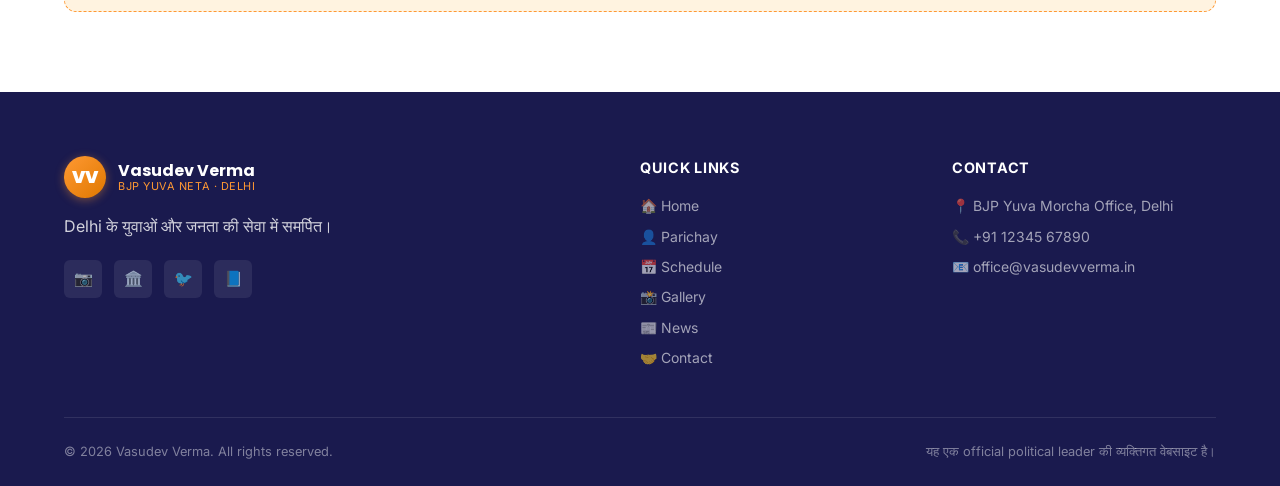
<file: news.html>
﻿<!DOCTYPE html>
<html lang="hi">
<head>
  <meta charset="UTF-8" />
  <meta name="viewport" content="width=device-width, initial-scale=1.0" />
  <title>News & Press — Vasudev Verma | BJP Yuva Neta Delhi</title>
  <meta name="description" content="Vasudev Verma के बारे में अखबारों और मीडिया में छपी खबरें। Dainik Bhaskar, Navbharat Times, Hindustan और अन्य।" />
  <link rel="stylesheet" href="style.css" />
  <link rel="icon" href="data:image/svg+xml,<svg xmlns='http://www.w3.org/2000/svg' viewBox='0 0 100 100'><text y='.9em' font-size='90'>📰</text></svg>" />
  <style>
    .news-grid { display: grid; grid-template-columns: repeat(2, 1fr); gap: 1.5rem; }
    @media(max-width:768px){ .news-grid { grid-template-columns: 1fr; } }
    .news-card-featured { grid-column: 1 / -1; display: grid; grid-template-columns: 1fr 1fr; gap: 2rem; }
    @media(max-width:768px){ .news-card-featured { grid-template-columns: 1fr; grid-column: 1; } }
    .news-featured-image {
      border-radius: var(--radius-md); overflow: hidden;
      background: linear-gradient(135deg, var(--saffron-light), var(--off-white));
      display: flex; align-items: center; justify-content: center;
      font-size: 4rem; min-height: 180px;
    }
    .source-filter { display: flex; gap: 0.5rem; flex-wrap: wrap; margin-bottom: 2rem; }
    .source-tag {
      padding: 0.35rem 0.9rem; border-radius: 20px; font-size: 0.78rem; font-weight: 600;
      border: 2px solid var(--border); background: white; color: var(--text-mid);
      cursor: pointer; transition: var(--transition);
    }
    .source-tag.active, .source-tag:hover { background: var(--saffron); color: white; border-color: var(--saffron); }
    .press-mention-banner {
      background: linear-gradient(135deg, var(--navy), #2a2a8e);
      border-radius: var(--radius-lg); padding: 2.5rem;
      display: flex; align-items: center; gap: 2rem; flex-wrap: wrap;
      margin-bottom: 3rem;
    }
    .press-mention-banner .icon { font-size: 3rem; flex-shrink: 0; }
    .press-mention-banner h3 { color: white; margin-bottom: 0.5rem; }
    .press-mention-banner p { color: rgba(255,255,255,0.7); font-size: 0.875rem; }
    .media-logo {
      display: inline-block; background: white; border-radius: 6px;
      padding: 0.3rem 0.75rem; font-size: 0.78rem; font-weight: 700;
      color: var(--navy); margin-right: 0.5rem; margin-bottom: 0.5rem;
    }
  </style>
</head>
<body>

<!-- NAVBAR -->
<nav class="navbar">
  <div class="navbar-inner container">
    <a href="index.html" class="navbar-brand">
      <div class="navbar-brand-logo">VV</div>
      <div class="navbar-brand-text">
        <span class="navbar-brand-name">Vasudev Verma</span>
        <span class="navbar-brand-sub">BJP Yuva Neta · Delhi</span>
      </div>
    </a>
    <div class="navbar-nav">
      <a href="index.html">Home</a>
      <a href="about.html">Parichay</a>
      <a href="schedule.html">Schedule</a>
      <a href="gallery.html">Gallery</a>
      <a href="social.html">Social</a>
      <a href="news.html" class="active">News</a>
      <a href="contact.html" class="navbar-cta">Contact</a>
    </div>
    <button class="hamburger" aria-label="Menu"><span></span><span></span><span></span></button>
  </div>
  <div class="tricolor-bar"></div>
</nav>
<div class="mobile-nav">
  <a href="index.html">🏠 Home</a>
  <a href="about.html">👤 Parichay</a>
  <a href="schedule.html">📅 Schedule</a>
  <a href="gallery.html">📸 Gallery</a>
  <a href="social.html">📱 Social Media</a>
  <a href="news.html">📰 News & Press</a>
  <a href="contact.html">🤝 Contact</a>
</div>

<!-- PAGE HERO -->
<div class="page-hero">
  <div class="container page-fade">
    <span style="display:inline-block;background:rgba(255,153,51,0.2);color:var(--saffron);padding:0.3rem 1rem;border-radius:20px;font-size:0.8rem;font-weight:600;letter-spacing:0.1em;text-transform:uppercase;margin-bottom:1rem;">Media Coverage</span>
    <h1 class="heading-xl">News & Press</h1>
    <p>अखबारों और मीडिया में Vasudev Verma की coverage — ताज़ा खबरें और press releases</p>
    <div style="margin-top:1.5rem;flex-wrap:wrap;display:flex;gap:0.5rem;">
      <span class="media-logo">Dainik Bhaskar</span>
      <span class="media-logo">Navbharat Times</span>
      <span class="media-logo">Hindustan</span>
      <span class="media-logo">Amar Ujala</span>
      <span class="media-logo">Delhi Times</span>
      <span class="media-logo">India TV</span>
    </div>
  </div>
</div>

<!-- NEWS CONTENT -->
<section class="section">
  <div class="container">

    <!-- Media Banner -->
    <div class="press-mention-banner">
      <div class="icon">📣</div>
      <div style="flex:1;">
        <h3>मीडिया से संपर्क</h3>
        <p>Interview, Press Conference या Media Coverage के लिए हमारे press office से संपर्क करें।</p>
      </div>
      <div style="display:flex;gap:0.75rem;flex-wrap:wrap;">
        <a href="mailto:press@vasudevverma.in" class="btn btn-primary">📧 Press Office</a>
        <a href="tel:+911234567891" class="btn btn-secondary">📞 Press Line</a>
      </div>
    </div>

    <!-- Source Filter -->
    <div class="source-filter">
      <button class="source-tag active" onclick="filterNews('all', this)">📰 सभी</button>
      <button class="source-tag" onclick="filterNews('Dainik Bhaskar', this)">Dainik Bhaskar</button>
      <button class="source-tag" onclick="filterNews('Navbharat Times', this)">Navbharat Times</button>
      <button class="source-tag" onclick="filterNews('Hindustan', this)">Hindustan</button>
      <button class="source-tag" onclick="filterNews('Amar Ujala', this)">Amar Ujala</button>
      <button class="source-tag" onclick="filterNews('Delhi Times', this)">Delhi Times</button>
    </div>

    <!-- News Grid -->
    <div id="news-container" class="news-grid">
      <div style="grid-column:1/-1;text-align:center;padding:3rem;color:var(--text-light);">⏳ खबरें लोड हो रही हैं…</div>
    </div>

    <!-- Add News CTA for staff -->
    <div style="margin-top:3rem;padding:1.5rem;background:var(--saffron-light);border-radius:var(--radius-md);border:1px dashed var(--saffron);text-align:center;">
      <p style="color:var(--text-mid);font-size:0.875rem;">
        <strong style="color:var(--navy);">Staff Note:</strong> नई खबर add करने के लिए <code>data/news.json</code> file में नई entry जोड़ें। Format देखें:
        <code style="display:block;background:white;padding:0.5rem;border-radius:4px;margin-top:0.5rem;text-align:left;font-size:0.78rem;">{"id":"6","date":"YYYY-MM-DD","source":"Newspaper Name","headline":"खबर का शीर्षक","summary":"संक्षिप्त विवरण…","url":"link-to-article"}</code>
      </p>
    </div>
  </div>
</section>

<footer>
  <div class="container">
    <div class="footer-grid">
      <div>
        <div class="navbar-brand" style="margin-bottom:1rem;">
          <div class="navbar-brand-logo">VV</div>
          <div class="navbar-brand-text">
            <span class="navbar-brand-name">Vasudev Verma</span>
            <span class="navbar-brand-sub">BJP Yuva Neta · Delhi</span>
          </div>
        </div>
        <p>Delhi के युवाओं और जनता की सेवा में समर्पित।</p>
        <div class="footer-social">
          <a href="https://instagram.com/vasudev_office" target="_blank" class="social-icon">📷</a>
          <a href="https://instagram.com/official_vasudev_bjp" target="_blank" class="social-icon">🏛️</a>
          <a href="#" class="social-icon">🐦</a><a href="#" class="social-icon">📘</a>
        </div>
      </div>
      <div>
        <div class="footer-heading">Quick Links</div>
        <div class="footer-links">
          <a href="index.html">🏠 Home</a><a href="about.html">👤 Parichay</a>
          <a href="schedule.html">📅 Schedule</a><a href="gallery.html">📸 Gallery</a>
          <a href="news.html">📰 News</a><a href="contact.html">🤝 Contact</a>
        </div>
      </div>
      <div>
        <div class="footer-heading">Contact</div>
        <div class="footer-links">
          <a href="#">📍 BJP Yuva Morcha Office, Delhi</a>
          <a href="tel:+911234567890">📞 +91 12345 67890</a>
          <a href="mailto:office@vasudevverma.in">📧 office@vasudevverma.in</a>
        </div>
      </div>
    </div>
    <div class="footer-bottom">
      <p>© 2026 Vasudev Verma. All rights reserved.</p>
      <p class="footer-disclaimer">यह एक official political leader की व्यक्तिगत वेबसाइट है।</p>
    </div>
  </div>
</footer>

<script src="main.js"></script>
<script>
  let allNewsData = [];

  async function loadAndRenderNews() {
    const res = await fetch('./news.json').catch(() => null);
    if (!res) return;
    allNewsData = await res.json();
    renderNews(allNewsData);
  }

  function renderNews(data) {
    const container = document.getElementById('news-container');
    if (!container) return;
    if (!data.length) {
      container.innerHTML = '<div style="grid-column:1/-1;text-align:center;padding:3rem;color:var(--text-light);">कोई खबर नहीं मिली।</div>';
      return;
    }
    container.innerHTML = data.map((item, i) => `
      <div class="news-card" data-source="${item.source}">
        <div class="news-card-body">
          <div style="display:flex;justify-content:space-between;align-items:center;margin-bottom:0.5rem;">
            <div class="news-source">${item.source}</div>
            <span class="news-date">📅 ${item.date}</span>
          </div>
          <h3>${item.headline}</h3>
          <p>${item.summary}</p>
          <a href="${item.url}" class="news-link" target="_blank">पूरी खबर पढ़ें →</a>
        </div>
      </div>
    `).join('');
  }

  function filterNews(source, btn) {
    document.querySelectorAll('.source-tag').forEach(b => b.classList.remove('active'));
    btn.classList.add('active');
    if (source === 'all') { renderNews(allNewsData); return; }
    renderNews(allNewsData.filter(n => n.source === source));
  }

  document.addEventListener('DOMContentLoaded', loadAndRenderNews);
</script>
</body>
</html>
</file>
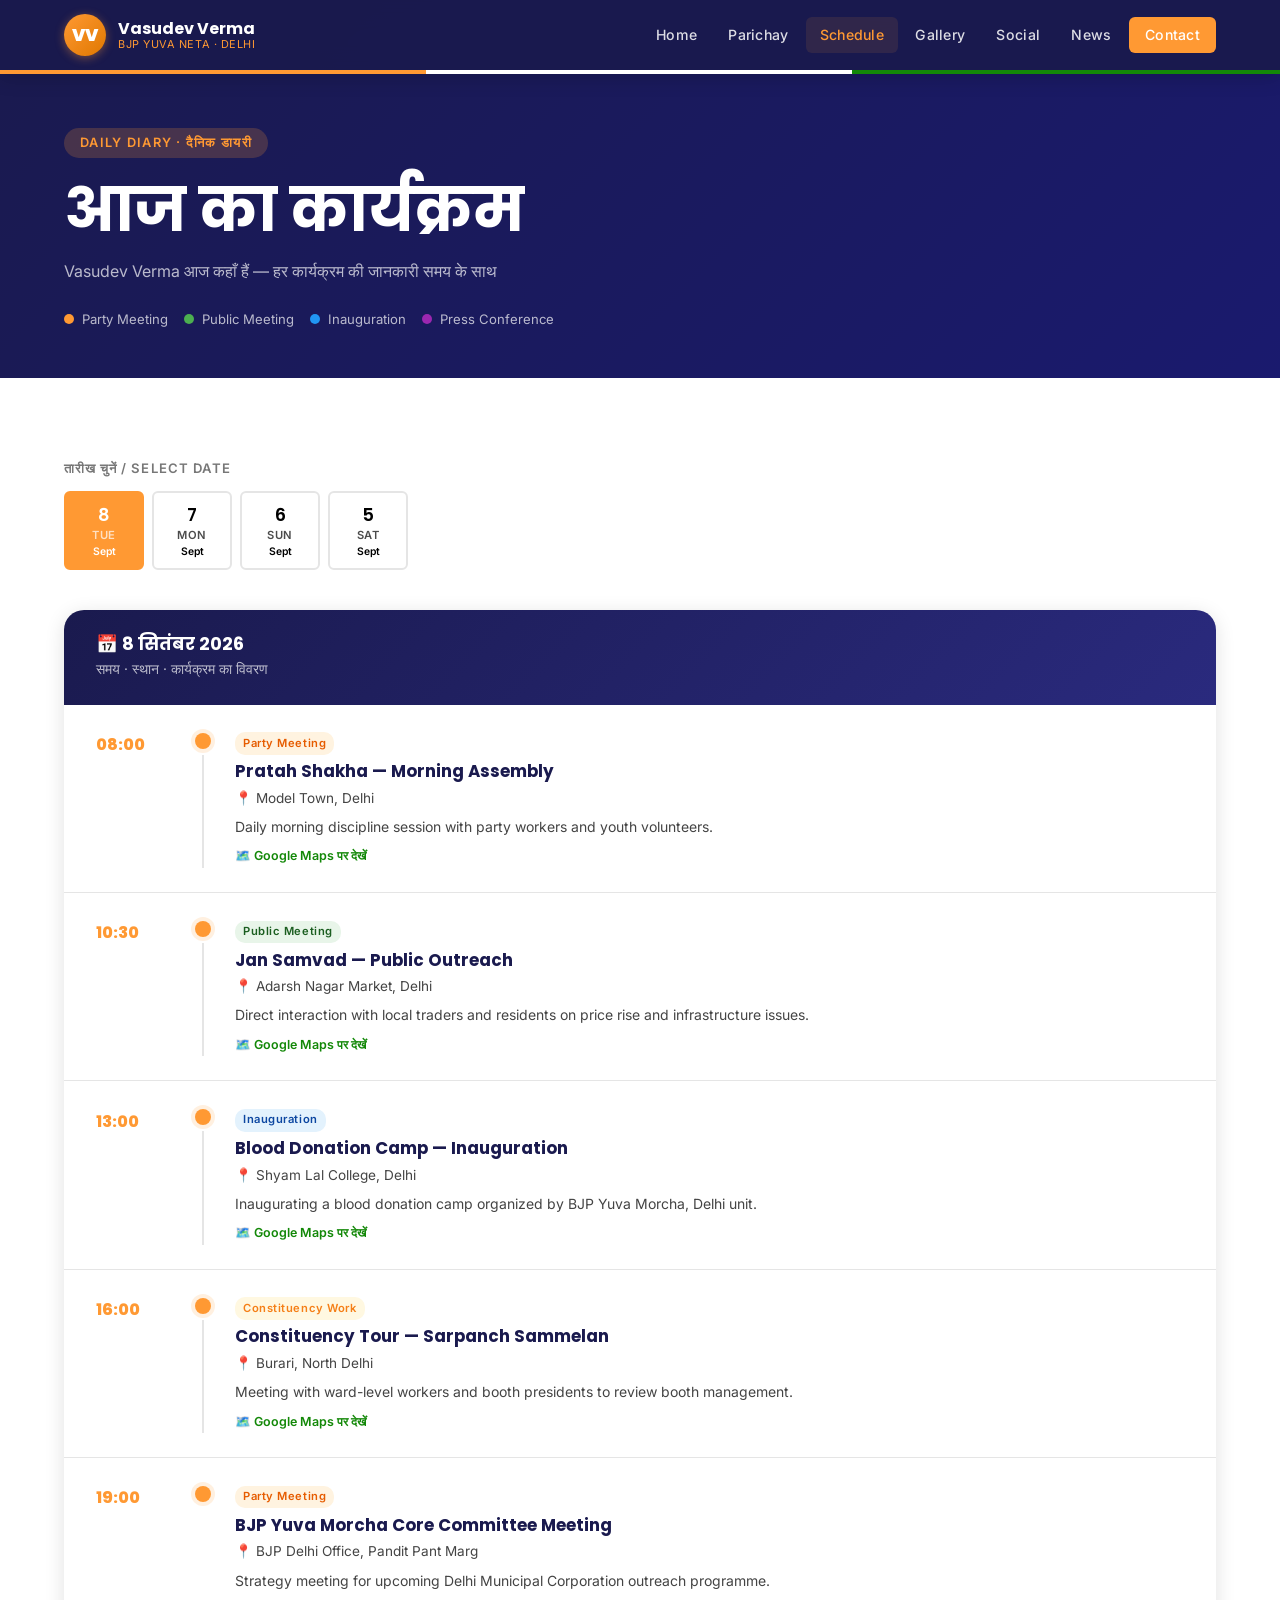
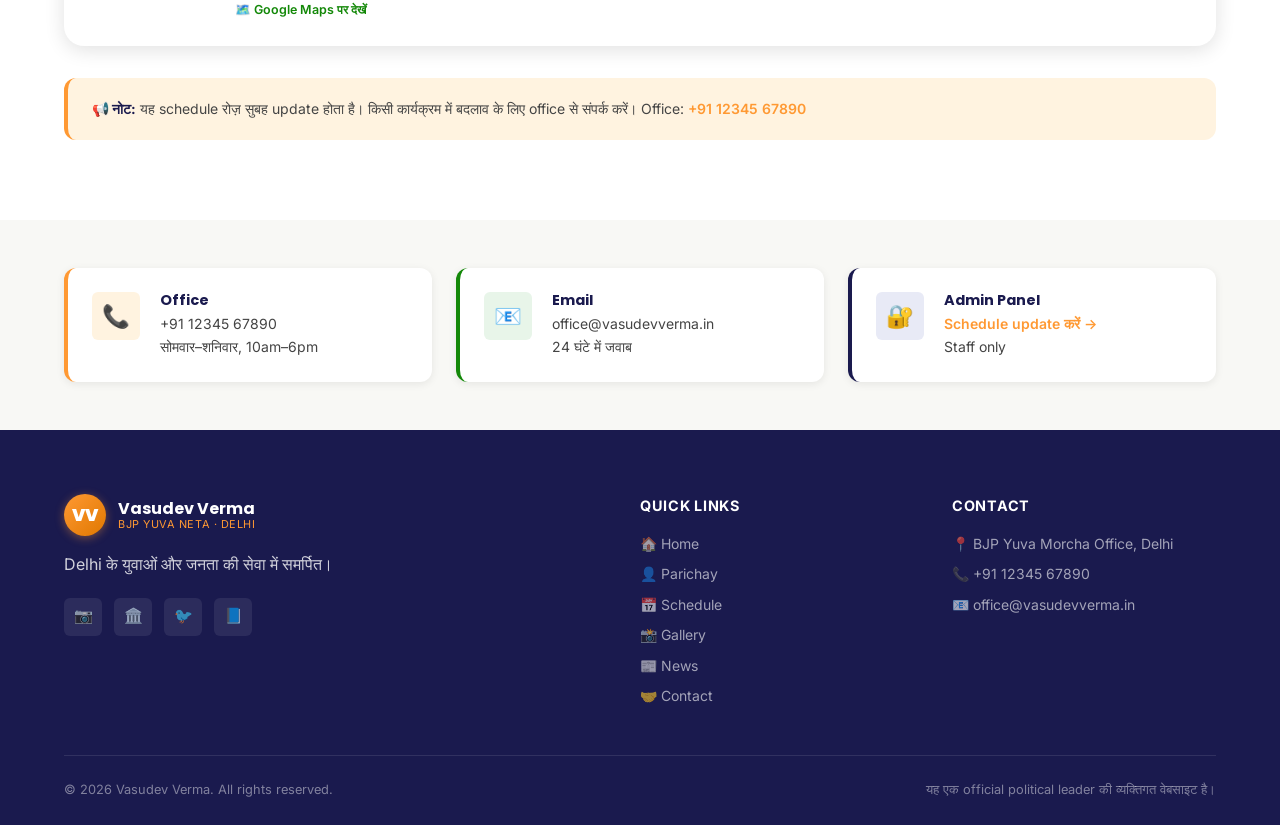
<file: schedule.html>
﻿<!DOCTYPE html>
<html lang="hi">
<head>
  <meta charset="UTF-8" />
  <meta name="viewport" content="width=device-width, initial-scale=1.0" />
  <title>Daily Schedule — Vasudev Verma | BJP Yuva Neta Delhi</title>
  <meta name="description" content="Vasudev Verma का आज का कार्यक्रम — कहाँ जा रहे हैं, कौनसा event, कितने बजे। Daily schedule updated every morning." />
  <meta name="keywords" content="Vasudev Verma schedule, vasudev verma today, BJP yuva neta schedule delhi" />
  <link rel="stylesheet" href="style.css" />
  <link rel="icon" href="data:image/svg+xml,<svg xmlns='http://www.w3.org/2000/svg' viewBox='0 0 100 100'><text y='.9em' font-size='90'>📅</text></svg>" />
</head>
<body>

<!-- NAVBAR -->
<nav class="navbar">
  <div class="navbar-inner container">
    <a href="index.html" class="navbar-brand">
      <div class="navbar-brand-logo">VV</div>
      <div class="navbar-brand-text">
        <span class="navbar-brand-name">Vasudev Verma</span>
        <span class="navbar-brand-sub">BJP Yuva Neta · Delhi</span>
      </div>
    </a>
    <div class="navbar-nav">
      <a href="index.html">Home</a>
      <a href="about.html">Parichay</a>
      <a href="schedule.html" class="active">Schedule</a>
      <a href="gallery.html">Gallery</a>
      <a href="social.html">Social</a>
      <a href="news.html">News</a>
      <a href="contact.html" class="navbar-cta">Contact</a>
    </div>
    <button class="hamburger" aria-label="Menu"><span></span><span></span><span></span></button>
  </div>
  <div class="tricolor-bar"></div>
</nav>
<div class="mobile-nav">
  <a href="index.html">🏠 Home</a>
  <a href="about.html">👤 Parichay</a>
  <a href="schedule.html">📅 Schedule</a>
  <a href="gallery.html">📸 Gallery</a>
  <a href="social.html">📱 Social Media</a>
  <a href="news.html">📰 News & Press</a>
  <a href="contact.html">🤝 Contact</a>
</div>

<!-- PAGE HERO -->
<div class="page-hero">
  <div class="container page-fade">
    <span style="display:inline-block;background:rgba(255,153,51,0.2);color:var(--saffron);padding:0.3rem 1rem;border-radius:20px;font-size:0.8rem;font-weight:600;letter-spacing:0.1em;text-transform:uppercase;margin-bottom:1rem;">Daily Diary · दैनिक डायरी</span>
    <h1 class="heading-xl">आज का कार्यक्रम</h1>
    <p>Vasudev Verma आज कहाँ हैं — हर कार्यक्रम की जानकारी समय के साथ</p>
    <div style="display:flex;align-items:center;gap:1rem;margin-top:1.5rem;flex-wrap:wrap;">
      <div style="display:flex;align-items:center;gap:0.5rem;font-size:0.82rem;color:rgba(255,255,255,0.7);">
        <span style="width:10px;height:10px;border-radius:50%;background:var(--saffron);display:inline-block;"></span>
        Party Meeting
      </div>
      <div style="display:flex;align-items:center;gap:0.5rem;font-size:0.82rem;color:rgba(255,255,255,0.7);">
        <span style="width:10px;height:10px;border-radius:50%;background:#4caf50;display:inline-block;"></span>
        Public Meeting
      </div>
      <div style="display:flex;align-items:center;gap:0.5rem;font-size:0.82rem;color:rgba(255,255,255,0.7);">
        <span style="width:10px;height:10px;border-radius:50%;background:#2196f3;display:inline-block;"></span>
        Inauguration
      </div>
      <div style="display:flex;align-items:center;gap:0.5rem;font-size:0.82rem;color:rgba(255,255,255,0.7);">
        <span style="width:10px;height:10px;border-radius:50%;background:#9c27b0;display:inline-block;"></span>
        Press Conference
      </div>
    </div>
  </div>
</div>

<!-- SCHEDULE CONTENT -->
<section class="section">
  <div class="container">

    <!-- Date Tabs -->
    <div style="margin-bottom:2rem;">
      <p style="font-size:0.82rem;color:var(--text-light);margin-bottom:0.75rem;font-weight:600;text-transform:uppercase;letter-spacing:0.08em;">तारीख चुनें / Select Date</p>
      <div class="schedule-date-tabs" id="date-tabs">
        <!-- Populated by JS -->
        <div style="color:var(--text-light);font-size:0.875rem;padding:0.5rem;">Loading dates…</div>
      </div>
    </div>

    <!-- Full Schedule Box -->
    <div class="full-schedule">
      <div class="full-schedule-header">
        <h3>📅 <span id="schedule-header-date">आज का कार्यक्रम</span></h3>
        <p>समय · स्थान · कार्यक्रम का विवरण</p>
      </div>
      <div id="full-schedule-container">
        <div class="no-schedule" style="padding:3rem;">
          <div class="icon">⏳</div>
          <p>Schedule लोड हो रहा है…</p>
        </div>
      </div>
    </div>

    <!-- Info Box -->
    <div style="margin-top:2rem;padding:1.25rem 1.5rem;background:var(--saffron-light);border-radius:var(--radius-md);border-left:4px solid var(--saffron);font-size:0.875rem;color:var(--text-mid);">
      <strong style="color:var(--navy);">📢 नोट:</strong> यह schedule रोज़ सुबह update होता है। किसी कार्यक्रम में बदलाव के लिए office से संपर्क करें।
      Office: <a href="tel:+911234567890" style="color:var(--saffron);font-weight:600;">+91 12345 67890</a>
    </div>
  </div>
</section>

<!-- QUICK CONTACT -->
<section class="section-sm" style="background:var(--off-white);">
  <div class="container">
    <div style="display:grid;grid-template-columns:repeat(3,1fr);gap:1.5rem;" class="grid-3-resp">
      <div class="contact-info-card">
        <div class="contact-info-icon">📞</div>
        <div>
          <h4>Office</h4>
          <p>+91 12345 67890<br>सोमवार–शनिवार, 10am–6pm</p>
        </div>
      </div>
      <div class="contact-info-card" style="border-left-color:var(--green);">
        <div class="contact-info-icon" style="background:var(--green-light);color:var(--green);">📧</div>
        <div>
          <h4>Email</h4>
          <p>office@vasudevverma.in<br>24 घंटे में जवाब</p>
        </div>
      </div>
      <div class="contact-info-card" style="border-left-color:var(--navy);">
        <div class="contact-info-icon" style="background:#e8eaf6;color:var(--navy);">🔐</div>
        <div>
          <h4>Admin Panel</h4>
          <p><a href="admin.html" style="color:var(--saffron);font-weight:600;">Schedule update करें →</a><br>Staff only</p>
        </div>
      </div>
    </div>
  </div>
</section>

<footer>
  <div class="container">
    <div class="footer-grid">
      <div>
        <div class="navbar-brand" style="margin-bottom:1rem;">
          <div class="navbar-brand-logo">VV</div>
          <div class="navbar-brand-text">
            <span class="navbar-brand-name">Vasudev Verma</span>
            <span class="navbar-brand-sub">BJP Yuva Neta · Delhi</span>
          </div>
        </div>
        <p>Delhi के युवाओं और जनता की सेवा में समर्पित।</p>
        <div class="footer-social">
          <a href="https://instagram.com/vasudev_office" target="_blank" class="social-icon">📷</a>
          <a href="https://instagram.com/official_vasudev_bjp" target="_blank" class="social-icon">🏛️</a>
          <a href="#" class="social-icon">🐦</a><a href="#" class="social-icon">📘</a>
        </div>
      </div>
      <div>
        <div class="footer-heading">Quick Links</div>
        <div class="footer-links">
          <a href="index.html">🏠 Home</a><a href="about.html">👤 Parichay</a>
          <a href="schedule.html">📅 Schedule</a><a href="gallery.html">📸 Gallery</a>
          <a href="news.html">📰 News</a><a href="contact.html">🤝 Contact</a>
        </div>
      </div>
      <div>
        <div class="footer-heading">Contact</div>
        <div class="footer-links">
          <a href="#">📍 BJP Yuva Morcha Office, Delhi</a>
          <a href="tel:+911234567890">📞 +91 12345 67890</a>
          <a href="mailto:office@vasudevverma.in">📧 office@vasudevverma.in</a>
        </div>
      </div>
    </div>
    <div class="footer-bottom">
      <p>© 2026 Vasudev Verma. All rights reserved.</p>
      <p class="footer-disclaimer">यह एक official political leader की व्यक्तिगत वेबसाइट है।</p>
    </div>
  </div>
</footer>

<script src="main.js"></script>
<script>
document.addEventListener('DOMContentLoaded', () => {
  // Override fetch path for schedule.json
  window.loadSchedule = async function() {
    try {
      const res = await fetch('./schedule.json');
      return await res.json();
    } catch { return []; }
  };
  initFullSchedule();
});
</script>
</body>
</html>
</file>
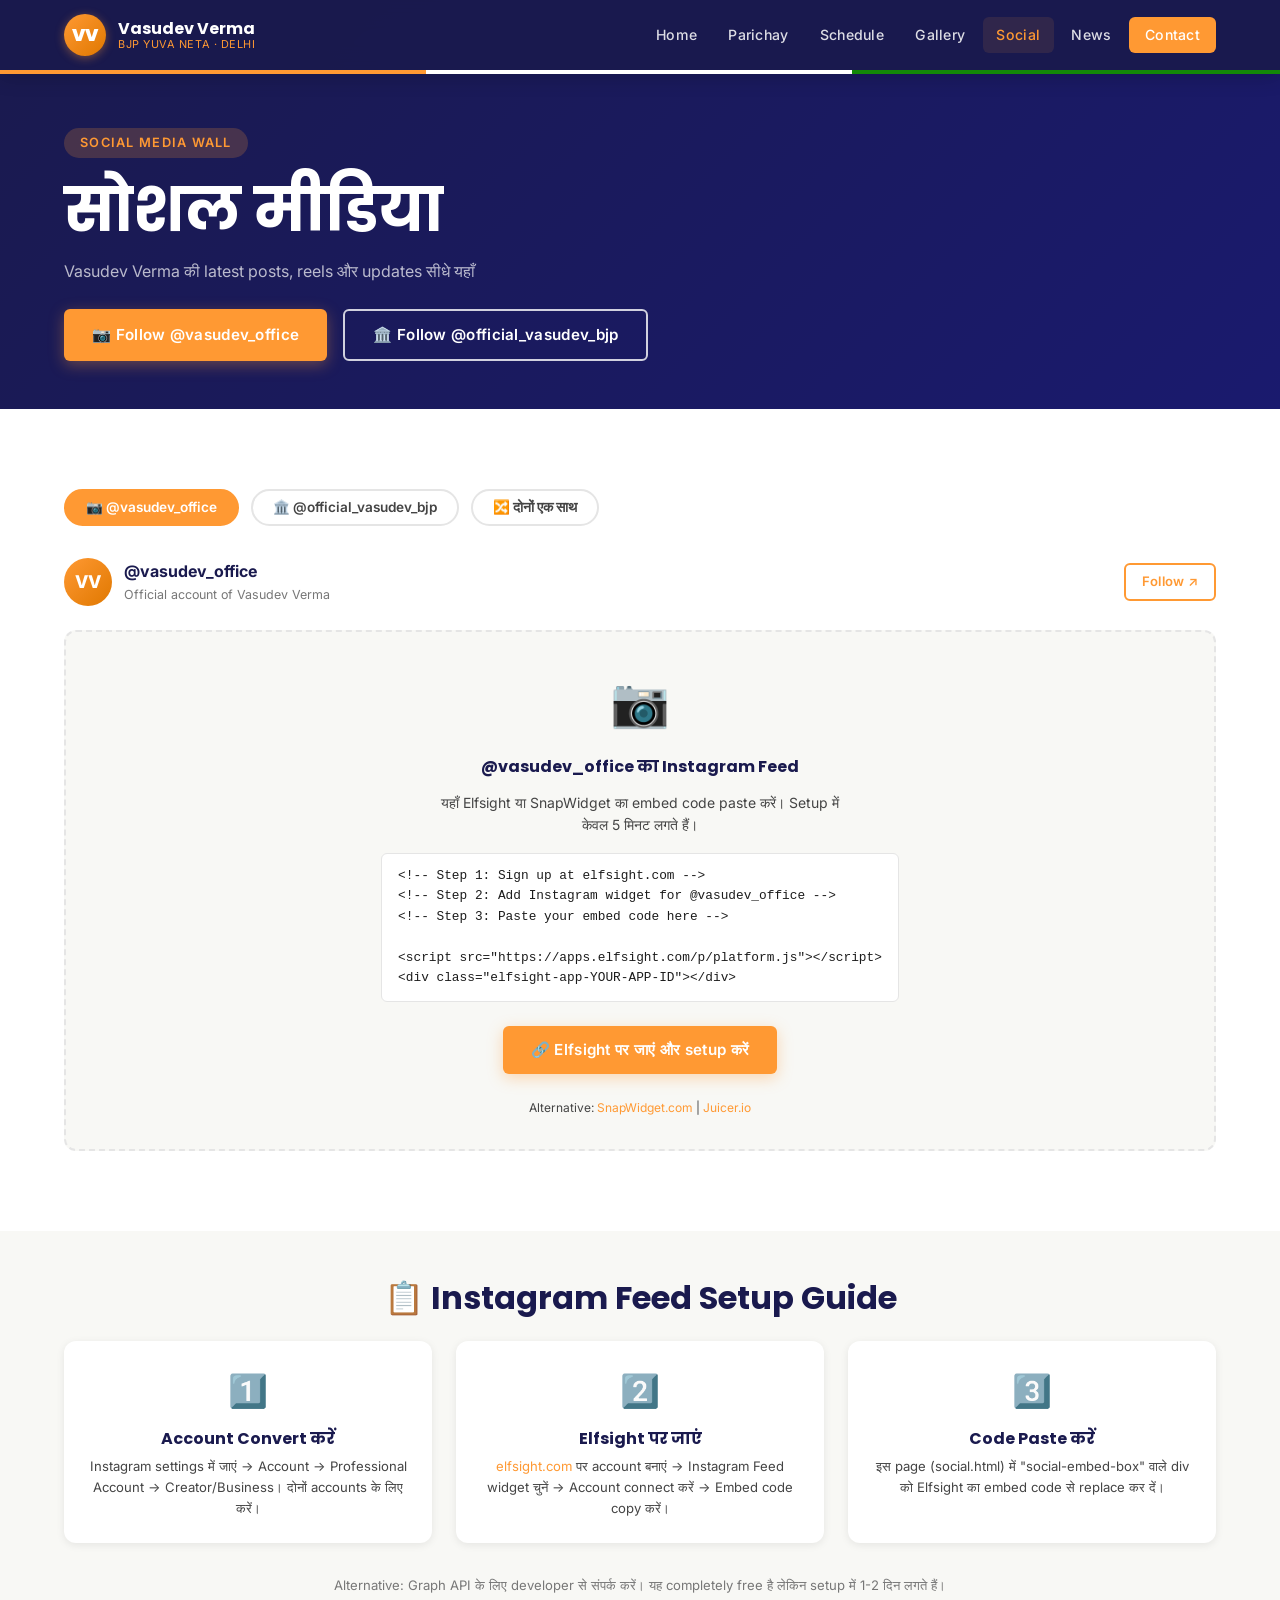
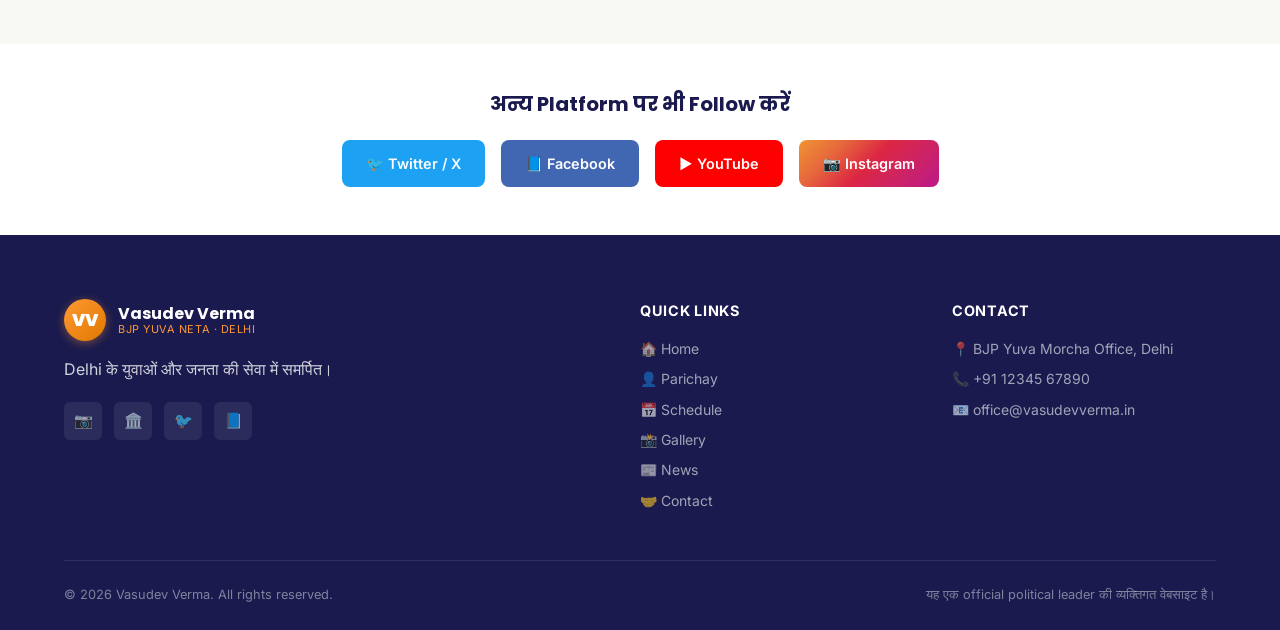
<file: social.html>
﻿<!DOCTYPE html>
<html lang="hi">
<head>
  <meta charset="UTF-8" />
  <meta name="viewport" content="width=device-width, initial-scale=1.0" />
  <title>Social Media — Vasudev Verma | BJP Yuva Neta Delhi</title>
  <meta name="description" content="Vasudev Verma के Instagram accounts follow करें — @vasudev_office और @official_vasudev_bjp।" />
  <link rel="stylesheet" href="style.css" />
  <link rel="icon" href="data:image/svg+xml,<svg xmlns='http://www.w3.org/2000/svg' viewBox='0 0 100 100'><text y='.9em' font-size='90'>📱</text></svg>" />
</head>
<body>

<!-- NAVBAR -->
<nav class="navbar">
  <div class="navbar-inner container">
    <a href="index.html" class="navbar-brand">
      <div class="navbar-brand-logo">VV</div>
      <div class="navbar-brand-text">
        <span class="navbar-brand-name">Vasudev Verma</span>
        <span class="navbar-brand-sub">BJP Yuva Neta · Delhi</span>
      </div>
    </a>
    <div class="navbar-nav">
      <a href="index.html">Home</a>
      <a href="about.html">Parichay</a>
      <a href="schedule.html">Schedule</a>
      <a href="gallery.html">Gallery</a>
      <a href="social.html" class="active">Social</a>
      <a href="news.html">News</a>
      <a href="contact.html" class="navbar-cta">Contact</a>
    </div>
    <button class="hamburger" aria-label="Menu"><span></span><span></span><span></span></button>
  </div>
  <div class="tricolor-bar"></div>
</nav>
<div class="mobile-nav">
  <a href="index.html">🏠 Home</a>
  <a href="about.html">👤 Parichay</a>
  <a href="schedule.html">📅 Schedule</a>
  <a href="gallery.html">📸 Gallery</a>
  <a href="social.html">📱 Social Media</a>
  <a href="news.html">📰 News & Press</a>
  <a href="contact.html">🤝 Contact</a>
</div>

<!-- PAGE HERO -->
<div class="page-hero">
  <div class="container page-fade">
    <span style="display:inline-block;background:rgba(255,153,51,0.2);color:var(--saffron);padding:0.3rem 1rem;border-radius:20px;font-size:0.8rem;font-weight:600;letter-spacing:0.1em;text-transform:uppercase;margin-bottom:1rem;">Social Media Wall</span>
    <h1 class="heading-xl">सोशल मीडिया</h1>
    <p>Vasudev Verma की latest posts, reels और updates सीधे यहाँ</p>
    <div style="display:flex;gap:1rem;margin-top:1.5rem;flex-wrap:wrap;">
      <a href="https://instagram.com/vasudev_office" target="_blank" class="btn btn-primary">📷 Follow @vasudev_office</a>
      <a href="https://instagram.com/official_vasudev_bjp" target="_blank" class="btn btn-secondary">🏛️ Follow @official_vasudev_bjp</a>
    </div>
  </div>
</div>

<!-- SOCIAL FEEDS -->
<section class="section">
  <div class="container">

    <!-- Tab Switcher -->
    <div style="display:flex;align-items:center;justify-content:space-between;flex-wrap:wrap;gap:1rem;margin-bottom:2rem;">
      <div class="social-tab-btns">
        <button class="social-tab-btn active" data-tab="feed-office" onclick="switchSocialTab('feed-office')">
          📷 @vasudev_office
        </button>
        <button class="social-tab-btn" data-tab="feed-bjp" onclick="switchSocialTab('feed-bjp')">
          🏛️ @official_vasudev_bjp
        </button>
        <button class="social-tab-btn" data-tab="feed-all" onclick="switchSocialTab('feed-all')">
          🔀 दोनों एक साथ
        </button>
      </div>
    </div>

    <!-- Feed: vasudev_office -->
    <div class="social-tab-content" id="feed-office">
      <div style="margin-bottom:1rem;">
        <div style="display:flex;align-items:center;gap:0.75rem;margin-bottom:1.5rem;">
          <div style="width:48px;height:48px;border-radius:50%;background:linear-gradient(135deg,var(--saffron),#e07800);display:flex;align-items:center;justify-content:center;color:white;font-weight:800;font-size:1.1rem;">VV</div>
          <div>
            <div style="font-weight:700;color:var(--navy);">@vasudev_office</div>
            <div style="font-size:0.78rem;color:var(--text-light);">Official account of Vasudev Verma</div>
          </div>
          <a href="https://instagram.com/vasudev_office" target="_blank" class="btn btn-outline" style="margin-left:auto;font-size:0.82rem;padding:0.4rem 1rem;">Follow ↗</a>
        </div>
      </div>

      <!-- =====================================================
           INSTAGRAM EMBED — @vasudev_office
           Replace this box with your Elfsight/SnapWidget code
           Step 1: Go to https://elfsight.com/instagram-feed-widget/
           Step 2: Connect @vasudev_office account
           Step 3: Copy the embed code and paste below
           ===================================================== -->
      <div class="social-embed-box">
        <div class="ig-icon">📷</div>
        <h4>@vasudev_office का Instagram Feed</h4>
        <p>यहाँ Elfsight या SnapWidget का embed code paste करें। Setup में केवल 5 मिनट लगते हैं।</p>
        <code>
          &lt;!-- Step 1: Sign up at elfsight.com --&gt;<br>
          &lt;!-- Step 2: Add Instagram widget for @vasudev_office --&gt;<br>
          &lt;!-- Step 3: Paste your embed code here --&gt;<br><br>
          &lt;script src="https://apps.elfsight.com/p/platform.js"&gt;&lt;/script&gt;<br>
          &lt;div class="elfsight-app-YOUR-APP-ID"&gt;&lt;/div&gt;
        </code>
        <a href="https://elfsight.com/instagram-feed-widget/" target="_blank" class="btn btn-primary" style="margin-top:0.5rem;">
          🔗 Elfsight पर जाएं और setup करें
        </a>
        <p style="font-size:0.75rem;margin-top:0.5rem;">Alternative: <a href="https://snapwidget.com" target="_blank" style="color:var(--saffron);">SnapWidget.com</a> | <a href="https://juicer.io" target="_blank" style="color:var(--saffron);">Juicer.io</a></p>
      </div>
    </div>

    <!-- Feed: official_vasudev_bjp -->
    <div class="social-tab-content" id="feed-bjp" style="display:none;">
      <div style="margin-bottom:1rem;">
        <div style="display:flex;align-items:center;gap:0.75rem;margin-bottom:1.5rem;">
          <div style="width:48px;height:48px;border-radius:50%;background:linear-gradient(135deg,var(--green),#0d5c05);display:flex;align-items:center;justify-content:center;color:white;font-weight:800;font-size:1.1rem;">BJP</div>
          <div>
            <div style="font-weight:700;color:var(--navy);">@official_vasudev_bjp</div>
            <div style="font-size:0.78rem;color:var(--text-light);">BJP Yuva Morcha activities & updates</div>
          </div>
          <a href="https://instagram.com/official_vasudev_bjp" target="_blank" class="btn btn-outline" style="margin-left:auto;font-size:0.82rem;padding:0.4rem 1rem;">Follow ↗</a>
        </div>
      </div>

      <!-- =====================================================
           INSTAGRAM EMBED — @official_vasudev_bjp
           ===================================================== -->
      <div class="social-embed-box">
        <div class="ig-icon">🏛️</div>
        <h4>@official_vasudev_bjp का Instagram Feed</h4>
        <p>इस account के लिए अलग Elfsight widget बनाएं और यहाँ embed code paste करें।</p>
        <code>
          &lt;!-- Embed code for @official_vasudev_bjp --&gt;<br>
          &lt;script src="https://apps.elfsight.com/p/platform.js"&gt;&lt;/script&gt;<br>
          &lt;div class="elfsight-app-YOUR-SECOND-APP-ID"&gt;&lt;/div&gt;
        </code>
        <a href="https://elfsight.com/instagram-feed-widget/" target="_blank" class="btn btn-green" style="margin-top:0.5rem;">
          🔗 Second Widget Setup करें
        </a>
      </div>
    </div>

    <!-- Feed: Both combined -->
    <div class="social-tab-content" id="feed-all" style="display:none;">
      <div style="display:grid;grid-template-columns:1fr 1fr;gap:2rem;" id="both-feeds-grid">
        <div>
          <div style="display:flex;align-items:center;gap:0.5rem;margin-bottom:1rem;font-weight:700;color:var(--navy);">📷 @vasudev_office</div>
          <div class="social-embed-box" style="min-height:300px;">
            <div class="ig-icon">📷</div>
            <p style="font-size:0.8rem;">Embed code paste करें</p>
          </div>
        </div>
        <div>
          <div style="display:flex;align-items:center;gap:0.5rem;margin-bottom:1rem;font-weight:700;color:var(--navy);">🏛️ @official_vasudev_bjp</div>
          <div class="social-embed-box" style="min-height:300px;">
            <div class="ig-icon">🏛️</div>
            <p style="font-size:0.8rem;">Embed code paste करें</p>
          </div>
        </div>
      </div>
    </div>

  </div>
</section>

<!-- SETUP GUIDE -->
<section class="section-sm" style="background:var(--off-white);">
  <div class="container">
    <h2 class="heading-md" style="color:var(--navy);margin-bottom:1.5rem;text-align:center;">📋 Instagram Feed Setup Guide</h2>
    <div class="grid-3">
      <div style="background:white;padding:1.5rem;border-radius:var(--radius-md);box-shadow:var(--shadow-sm);text-align:center;">
        <div style="font-size:2rem;margin-bottom:0.75rem;">1️⃣</div>
        <h4 style="color:var(--navy);margin-bottom:0.5rem;">Account Convert करें</h4>
        <p style="font-size:0.82rem;color:var(--text-mid);">Instagram settings में जाएं → Account → Professional Account → Creator/Business। दोनों accounts के लिए करें।</p>
      </div>
      <div style="background:white;padding:1.5rem;border-radius:var(--radius-md);box-shadow:var(--shadow-sm);text-align:center;">
        <div style="font-size:2rem;margin-bottom:0.75rem;">2️⃣</div>
        <h4 style="color:var(--navy);margin-bottom:0.5rem;">Elfsight पर जाएं</h4>
        <p style="font-size:0.82rem;color:var(--text-mid);"><a href="https://elfsight.com" target="_blank" style="color:var(--saffron);">elfsight.com</a> पर account बनाएं → Instagram Feed widget चुनें → Account connect करें → Embed code copy करें।</p>
      </div>
      <div style="background:white;padding:1.5rem;border-radius:var(--radius-md);box-shadow:var(--shadow-sm);text-align:center;">
        <div style="font-size:2rem;margin-bottom:0.75rem;">3️⃣</div>
        <h4 style="color:var(--navy);margin-bottom:0.5rem;">Code Paste करें</h4>
        <p style="font-size:0.82rem;color:var(--text-mid);">इस page (social.html) में "social-embed-box" वाले div को Elfsight का embed code से replace कर दें।</p>
      </div>
    </div>
    <div style="text-align:center;margin-top:2rem;">
      <p style="font-size:0.82rem;color:var(--text-light);">Alternative: Graph API के लिए developer से संपर्क करें। यह completely free है लेकिन setup में 1-2 दिन लगते हैं।</p>
    </div>
  </div>
</section>

<!-- OTHER PLATFORMS -->
<section class="section-sm" style="background:white;">
  <div class="container">
    <h3 class="heading-sm" style="color:var(--navy);text-align:center;margin-bottom:1.5rem;">अन्य Platform पर भी Follow करें</h3>
    <div style="display:flex;gap:1rem;justify-content:center;flex-wrap:wrap;">
      <a href="#" target="_blank" style="display:flex;align-items:center;gap:0.5rem;padding:0.75rem 1.5rem;background:#1da1f2;color:white;border-radius:8px;font-weight:600;font-size:0.9rem;">🐦 Twitter / X</a>
      <a href="#" target="_blank" style="display:flex;align-items:center;gap:0.5rem;padding:0.75rem 1.5rem;background:#4267B2;color:white;border-radius:8px;font-weight:600;font-size:0.9rem;">📘 Facebook</a>
      <a href="#" target="_blank" style="display:flex;align-items:center;gap:0.5rem;padding:0.75rem 1.5rem;background:#ff0000;color:white;border-radius:8px;font-weight:600;font-size:0.9rem;">▶️ YouTube</a>
      <a href="https://instagram.com/vasudev_office" target="_blank" style="display:flex;align-items:center;gap:0.5rem;padding:0.75rem 1.5rem;background:linear-gradient(135deg,#f09433,#e6683c,#dc2743,#cc2366,#bc1888);color:white;border-radius:8px;font-weight:600;font-size:0.9rem;">📷 Instagram</a>
    </div>
  </div>
</section>

<footer>
  <div class="container">
    <div class="footer-grid">
      <div>
        <div class="navbar-brand" style="margin-bottom:1rem;">
          <div class="navbar-brand-logo">VV</div>
          <div class="navbar-brand-text">
            <span class="navbar-brand-name">Vasudev Verma</span>
            <span class="navbar-brand-sub">BJP Yuva Neta · Delhi</span>
          </div>
        </div>
        <p>Delhi के युवाओं और जनता की सेवा में समर्पित।</p>
        <div class="footer-social">
          <a href="https://instagram.com/vasudev_office" target="_blank" class="social-icon">📷</a>
          <a href="https://instagram.com/official_vasudev_bjp" target="_blank" class="social-icon">🏛️</a>
          <a href="#" class="social-icon">🐦</a><a href="#" class="social-icon">📘</a>
        </div>
      </div>
      <div>
        <div class="footer-heading">Quick Links</div>
        <div class="footer-links">
          <a href="index.html">🏠 Home</a><a href="about.html">👤 Parichay</a>
          <a href="schedule.html">📅 Schedule</a><a href="gallery.html">📸 Gallery</a>
          <a href="news.html">📰 News</a><a href="contact.html">🤝 Contact</a>
        </div>
      </div>
      <div>
        <div class="footer-heading">Contact</div>
        <div class="footer-links">
          <a href="#">📍 BJP Yuva Morcha Office, Delhi</a>
          <a href="tel:+911234567890">📞 +91 12345 67890</a>
          <a href="mailto:office@vasudevverma.in">📧 office@vasudevverma.in</a>
        </div>
      </div>
    </div>
    <div class="footer-bottom">
      <p>© 2026 Vasudev Verma. All rights reserved.</p>
      <p class="footer-disclaimer">यह एक official political leader की व्यक्तिगत वेबसाइट है।</p>
    </div>
  </div>
</footer>

<script src="main.js"></script>
<script>
  document.addEventListener('DOMContentLoaded', () => {
    // Responsive: both feeds grid
    function handleResize() {
      const grid = document.getElementById('both-feeds-grid');
      if (grid) grid.style.gridTemplateColumns = window.innerWidth < 768 ? '1fr' : '1fr 1fr';
    }
    handleResize();
    window.addEventListener('resize', handleResize);
  });
</script>
</body>
</html>
</file>
<file: style.css>
/* ================================================================
   VASUDEV VERMA — OFFICIAL WEBSITE
   Global Stylesheet
   Tricolor Theme: Saffron #FF9933 | White #FFFFFF | Green #138808
   ================================================================ */

/* ---------- Google Fonts ---------- */
@import url('https://fonts.googleapis.com/css2?family=Poppins:wght@400;500;600;700;800;900&family=Merriweather:wght@400;700;900&family=Inter:wght@300;400;500;600&display=swap');

/* ---------- CSS Variables ---------- */
:root {
  --saffron:     #FF9933;
  --saffron-dark:#e07800;
  --saffron-light:#fff3e0;
  --green:       #138808;
  --green-dark:  #0d6b06;
  --green-light: #e8f5e9;
  --navy:        #1a1a4e;
  --white:       #ffffff;
  --off-white:   #f8f8f5;
  --text-dark:   #1c1c1c;
  --text-mid:    #444444;
  --text-light:  #777777;
  --border:      #e5e5e5;
  --shadow-sm:   0 2px 8px rgba(0,0,0,0.08);
  --shadow-md:   0 4px 20px rgba(0,0,0,0.12);
  --shadow-lg:   0 8px 40px rgba(0,0,0,0.16);
  --radius-sm:   6px;
  --radius-md:   12px;
  --radius-lg:   20px;
  --transition:  0.3s ease;
}

/* ---------- Reset & Base ---------- */
*, *::before, *::after { box-sizing: border-box; margin: 0; padding: 0; }
html { scroll-behavior: smooth; font-size: 16px; }
body {
  font-family: 'Inter', sans-serif;
  color: var(--text-dark);
  background: var(--white);
  line-height: 1.6;
  overflow-x: hidden;
}
img { max-width: 100%; display: block; }
a { text-decoration: none; color: inherit; }
ul { list-style: none; }
button { cursor: pointer; border: none; background: none; font-family: inherit; }
input, textarea, select { font-family: inherit; }

/* ---------- Typography ---------- */
h1,h2,h3,h4,h5 { font-family: 'Poppins', sans-serif; line-height: 1.2; font-weight: 700; }
.heading-xl  { font-size: clamp(2.2rem, 5vw, 3.8rem); }
.heading-lg  { font-size: clamp(1.8rem, 4vw, 2.8rem); }
.heading-md  { font-size: clamp(1.4rem, 3vw, 2rem); }
.heading-sm  { font-size: 1.25rem; }
.body-lg     { font-size: 1.125rem; line-height: 1.8; }
.body-md     { font-size: 1rem; line-height: 1.7; }
.body-sm     { font-size: 0.875rem; line-height: 1.6; }
.merriweather { font-family: 'Merriweather', serif; }

/* ---------- Layout Utilities ---------- */
.container   { max-width: 1200px; margin: 0 auto; padding: 0 1.5rem; }
.section     { padding: 5rem 0; }
.section-sm  { padding: 3rem 0; }
.grid-2      { display: grid; grid-template-columns: repeat(2, 1fr); gap: 2rem; }
.grid-3      { display: grid; grid-template-columns: repeat(3, 1fr); gap: 1.5rem; }
.grid-4      { display: grid; grid-template-columns: repeat(4, 1fr); gap: 1.5rem; }
.flex-center { display: flex; align-items: center; justify-content: center; }
.flex-between{ display: flex; align-items: center; justify-content: space-between; }
.text-center { text-align: center; }
.text-right  { text-align: right; }
.mt-1 { margin-top: 0.5rem; }  .mt-2 { margin-top: 1rem; }
.mt-3 { margin-top: 1.5rem; }  .mt-4 { margin-top: 2rem; }
.mb-1 { margin-bottom: 0.5rem; } .mb-2 { margin-bottom: 1rem; }
.mb-3 { margin-bottom: 1.5rem; } .mb-4 { margin-bottom: 2rem; }
.gap-1 { gap: 0.5rem; } .gap-2 { gap: 1rem; }

/* ---------- Tricolor Accent Bar ---------- */
.tricolor-bar {
  height: 4px;
  background: linear-gradient(to right, var(--saffron) 33.3%, var(--white) 33.3%, var(--white) 66.6%, var(--green) 66.6%);
}

/* ---------- Section Headers ---------- */
.section-header { text-align: center; margin-bottom: 3rem; }
.section-header .eyebrow {
  display: inline-block;
  font-size: 0.8rem; font-weight: 600; letter-spacing: 0.12em;
  text-transform: uppercase; color: var(--saffron);
  background: var(--saffron-light); padding: 0.3rem 1rem;
  border-radius: 20px; margin-bottom: 0.75rem;
}
.section-header h2 { color: var(--navy); }
.section-header .underline-accent {
  width: 60px; height: 3px;
  background: linear-gradient(to right, var(--saffron), var(--green));
  margin: 1rem auto 0; border-radius: 2px;
}
.section-header p { color: var(--text-mid); margin-top: 1rem; max-width: 600px; margin-left: auto; margin-right: auto; }

/* ---------- Buttons ---------- */
.btn {
  display: inline-flex; align-items: center; gap: 0.5rem;
  padding: 0.75rem 1.75rem; border-radius: var(--radius-sm);
  font-weight: 600; font-size: 0.95rem; transition: var(--transition);
  letter-spacing: 0.02em;
}
.btn-primary {
  background: var(--saffron); color: var(--white);
  box-shadow: 0 4px 15px rgba(255,153,51,0.35);
}
.btn-primary:hover { background: var(--saffron-dark); transform: translateY(-2px); box-shadow: 0 6px 20px rgba(255,153,51,0.4); }
.btn-secondary {
  background: transparent; color: var(--white);
  border: 2px solid rgba(255,255,255,0.8);
}
.btn-secondary:hover { background: rgba(255,255,255,0.1); transform: translateY(-2px); }
.btn-outline {
  background: transparent; color: var(--saffron);
  border: 2px solid var(--saffron);
}
.btn-outline:hover { background: var(--saffron); color: var(--white); }
.btn-green {
  background: var(--green); color: var(--white);
  box-shadow: 0 4px 15px rgba(19,136,8,0.3);
}
.btn-green:hover { background: var(--green-dark); transform: translateY(-2px); }

/* ---------- NAVBAR ---------- */
.navbar {
  position: fixed; top: 0; left: 0; right: 0; z-index: 1000;
  background: rgba(26, 26, 78, 0.97);
  backdrop-filter: blur(12px);
  box-shadow: 0 2px 20px rgba(0,0,0,0.2);
  transition: var(--transition);
}
.navbar-inner {
  display: flex; align-items: center; justify-content: space-between;
  height: 70px; padding: 0 1.5rem;
}
.navbar-brand { display: flex; align-items: center; gap: 0.75rem; }
.navbar-brand-logo {
  width: 42px; height: 42px; border-radius: 50%;
  background: linear-gradient(135deg, var(--saffron), var(--saffron-dark));
  display: flex; align-items: center; justify-content: center;
  font-weight: 900; color: white; font-size: 1.1rem; font-family: 'Poppins', sans-serif;
  box-shadow: 0 2px 10px rgba(255,153,51,0.4);
}
.navbar-brand-text { display: flex; flex-direction: column; line-height: 1.2; }
.navbar-brand-name { font-family: 'Poppins', sans-serif; font-weight: 700; color: white; font-size: 1rem; }
.navbar-brand-sub  { font-size: 0.68rem; color: var(--saffron); letter-spacing: 0.05em; text-transform: uppercase; }
.navbar-nav { display: flex; align-items: center; gap: 0.25rem; }
.navbar-nav a {
  color: rgba(255,255,255,0.85); font-size: 0.88rem; font-weight: 500;
  padding: 0.45rem 0.85rem; border-radius: var(--radius-sm);
  transition: var(--transition); letter-spacing: 0.02em;
}
.navbar-nav a:hover, .navbar-nav a.active { color: var(--saffron); background: rgba(255,153,51,0.1); }
.navbar-cta { background: var(--saffron); color: white !important; padding: 0.45rem 1rem !important; border-radius: var(--radius-sm) !important; }
.navbar-cta:hover { background: var(--saffron-dark) !important; color: white !important; }
.hamburger { display: none; flex-direction: column; gap: 5px; padding: 6px; cursor: pointer; }
.hamburger span { display: block; width: 24px; height: 2px; background: white; border-radius: 2px; transition: var(--transition); }
.mobile-nav {
  display: none; position: fixed; top: 70px; left: 0; right: 0;
  background: var(--navy); z-index: 999; padding: 1rem;
  border-top: 1px solid rgba(255,255,255,0.1);
  flex-direction: column; gap: 0.25rem;
}
.mobile-nav a {
  color: rgba(255,255,255,0.85); padding: 0.75rem 1rem;
  border-radius: var(--radius-sm); font-size: 0.95rem; font-weight: 500;
  display: block; transition: var(--transition);
}
.mobile-nav a:hover { background: rgba(255,153,51,0.15); color: var(--saffron); }
.mobile-nav.open { display: flex; }

/* ---------- HERO SECTION ---------- */
.hero {
  position: relative; min-height: 100vh;
  display: flex; align-items: center;
  background: linear-gradient(135deg, #0d0d3b 0%, #1a1a5e 40%, #0f3d0f 100%);
  overflow: hidden; padding-top: 70px;
}
.hero-bg-pattern {
  position: absolute; inset: 0; opacity: 0.05;
  background-image: repeating-linear-gradient(45deg, #fff 0px, #fff 1px, transparent 1px, transparent 50%);
  background-size: 30px 30px;
}
.hero-overlay {
  position: absolute; inset: 0;
  background: linear-gradient(to right, rgba(10,10,40,0.92) 0%, rgba(10,10,40,0.7) 50%, rgba(10,10,40,0.2) 100%);
}
.hero-image-wrap {
  position: absolute; right: 0; bottom: 0; top: 70px; width: 52%;
  overflow: hidden;
}
.hero-image-wrap img {
  width: 100%; height: 100%; object-fit: cover; object-position: top center;
  filter: brightness(0.85) contrast(1.1);
}
.hero-image-placeholder {
  width: 100%; height: 100%;
  background: linear-gradient(135deg, #1a3a1a 0%, #2d6a2d 50%, #1a4a1a 100%);
  display: flex; flex-direction: column; align-items: center; justify-content: center;
  color: rgba(255,255,255,0.3); font-size: 5rem;
}
.hero-image-placeholder p { font-size: 0.8rem; margin-top: 1rem; text-align: center; padding: 0 1rem; }
.hero-gradient-left {
  position: absolute; left: 0; top: 0; bottom: 0; width: 60%;
  background: linear-gradient(to right, rgba(10,10,40,0.95) 0%, rgba(10,10,40,0.7) 70%, transparent 100%);
}
.hero-content { position: relative; z-index: 2; max-width: 620px; }
.hero-badge {
  display: inline-flex; align-items: center; gap: 0.5rem;
  background: rgba(255,153,51,0.15); border: 1px solid rgba(255,153,51,0.4);
  color: var(--saffron); padding: 0.4rem 1rem; border-radius: 20px;
  font-size: 0.8rem; font-weight: 600; letter-spacing: 0.08em; text-transform: uppercase;
  margin-bottom: 1.25rem;
}
.hero-badge::before { content: '●'; font-size: 0.6rem; animation: pulse 1.5s infinite; }
@keyframes pulse { 0%,100%{opacity:1} 50%{opacity:0.3} }
.hero-name {
  font-family: 'Poppins', sans-serif; font-weight: 900;
  color: white; line-height: 1.05; margin-bottom: 0.5rem;
}
.hero-name span { color: var(--saffron); }
.hero-designation {
  font-size: 1.05rem; color: rgba(255,255,255,0.75);
  font-weight: 500; margin-bottom: 1.25rem; letter-spacing: 0.02em;
}
.hero-tagline {
  font-size: clamp(1rem, 2vw, 1.2rem); color: rgba(255,255,255,0.9);
  font-family: 'Merriweather', serif; font-style: italic;
  border-left: 3px solid var(--saffron); padding-left: 1rem;
  margin-bottom: 2rem; line-height: 1.6;
}
.hero-stats {
  display: flex; gap: 2rem; margin-bottom: 2rem; flex-wrap: wrap;
}
.hero-stat { text-align: center; }
.hero-stat-num { font-size: 1.8rem; font-weight: 900; color: var(--saffron); font-family: 'Poppins', sans-serif; line-height: 1; }
.hero-stat-label { font-size: 0.7rem; color: rgba(255,255,255,0.6); text-transform: uppercase; letter-spacing: 0.1em; }
.hero-actions { display: flex; gap: 1rem; flex-wrap: wrap; }
.hero-scroll {
  position: absolute; bottom: 2rem; left: 50%; transform: translateX(-50%);
  display: flex; flex-direction: column; align-items: center; gap: 0.5rem;
  color: rgba(255,255,255,0.5); font-size: 0.75rem; text-transform: uppercase; letter-spacing: 0.1em;
  animation: bounce 2s infinite;
}
.hero-scroll::after { content: '↓'; font-size: 1.2rem; }
@keyframes bounce { 0%,100%{transform: translateX(-50%) translateY(0)} 50%{transform: translateX(-50%) translateY(8px)} }

/* ---------- TODAY'S SCHEDULE WIDGET ---------- */
.schedule-widget { background: var(--off-white); }
.schedule-widget-inner {
  background: white; border-radius: var(--radius-lg);
  box-shadow: var(--shadow-md); overflow: hidden;
}
.schedule-widget-header {
  background: linear-gradient(135deg, var(--navy), #2a2a7e);
  padding: 1.5rem 2rem;
  display: flex; align-items: center; justify-content: space-between;
  flex-wrap: wrap; gap: 1rem;
}
.schedule-widget-header h3 { color: white; font-size: 1.2rem; }
.schedule-widget-header .date-badge {
  background: var(--saffron); color: white;
  padding: 0.35rem 1rem; border-radius: 20px; font-size: 0.82rem; font-weight: 600;
}
.schedule-timeline { padding: 1.5rem 2rem; }
.schedule-entry {
  display: flex; gap: 1.25rem; padding: 1rem 0;
  border-bottom: 1px solid var(--border); position: relative;
}
.schedule-entry:last-child { border-bottom: none; }
.schedule-time-col { min-width: 70px; text-align: right; padding-top: 0.1rem; }
.schedule-time { font-size: 0.85rem; font-weight: 700; color: var(--saffron); font-family: 'Poppins', sans-serif; }
.schedule-dot-col { display: flex; flex-direction: column; align-items: center; }
.schedule-dot {
  width: 14px; height: 14px; border-radius: 50%; background: var(--saffron); flex-shrink: 0;
  box-shadow: 0 0 0 3px rgba(255,153,51,0.2); margin-top: 3px;
}
.schedule-line { width: 2px; flex: 1; background: var(--border); margin-top: 4px; }
.schedule-content { flex: 1; padding-bottom: 0.5rem; }
.schedule-title { font-weight: 600; color: var(--navy); font-size: 0.95rem; margin-bottom: 0.25rem; }
.schedule-location { font-size: 0.8rem; color: var(--text-mid); display: flex; align-items: center; gap: 0.3rem; }
.schedule-location a { color: var(--green); text-decoration: underline; }
.event-badge {
  display: inline-block; font-size: 0.7rem; font-weight: 600; letter-spacing: 0.05em;
  padding: 0.15rem 0.5rem; border-radius: 10px; margin-bottom: 0.4rem;
}
.badge-party    { background: #fff3e0; color: #e65c00; }
.badge-public   { background: #e8f5e9; color: #1b5e20; }
.badge-inauguration { background: #e3f2fd; color: #0d47a1; }
.badge-press    { background: #f3e5f5; color: #6a1b9a; }
.badge-social   { background: #e0f2f1; color: #00695c; }
.badge-constituency { background: #fff8e1; color: #f57f17; }
.badge-default  { background: #f5f5f5; color: #555; }
.no-schedule {
  text-align: center; padding: 3rem 2rem; color: var(--text-light);
}
.no-schedule .icon { font-size: 3rem; margin-bottom: 1rem; }
.schedule-widget-footer {
  padding: 1rem 2rem; background: var(--off-white);
  border-top: 1px solid var(--border); text-align: center;
}

/* ---------- ACHIEVEMENTS SECTION ---------- */
.achievement-card {
  background: white; border-radius: var(--radius-md);
  padding: 2rem; box-shadow: var(--shadow-sm);
  border-top: 4px solid var(--saffron); transition: var(--transition);
  text-align: center;
}
.achievement-card:hover { transform: translateY(-6px); box-shadow: var(--shadow-md); }
.achievement-card:nth-child(2) { border-top-color: var(--green); }
.achievement-card:nth-child(3) { border-top-color: var(--navy); }
.achievement-card:nth-child(4) { border-top-color: var(--saffron-dark); }
.achievement-icon { font-size: 2.5rem; margin-bottom: 1rem; }
.achievement-card h3 { color: var(--navy); font-size: 1.1rem; margin-bottom: 0.5rem; }
.achievement-card p { color: var(--text-mid); font-size: 0.875rem; }

/* ---------- NEWS CARDS ---------- */
.news-card {
  background: white; border-radius: var(--radius-md);
  overflow: hidden; box-shadow: var(--shadow-sm);
  transition: var(--transition); border: 1px solid var(--border);
}
.news-card:hover { transform: translateY(-4px); box-shadow: var(--shadow-md); }
.news-card-body { padding: 1.5rem; }
.news-source {
  font-size: 0.72rem; font-weight: 700; letter-spacing: 0.08em;
  text-transform: uppercase; color: var(--saffron); margin-bottom: 0.4rem;
}
.news-card h3 { color: var(--navy); font-size: 1rem; margin-bottom: 0.5rem; line-height: 1.4; }
.news-card p { color: var(--text-mid); font-size: 0.82rem; line-height: 1.6; margin-bottom: 1rem; }
.news-date { font-size: 0.75rem; color: var(--text-light); }
.news-link { color: var(--saffron); font-size: 0.82rem; font-weight: 600; }
.news-link:hover { text-decoration: underline; }

/* ---------- SOCIAL FEED ---------- */
.social-tab-btns { display: flex; gap: 0.75rem; flex-wrap: wrap; }
.social-tab-btn {
  padding: 0.5rem 1.25rem; border-radius: 20px; font-size: 0.85rem; font-weight: 600;
  border: 2px solid var(--border); color: var(--text-mid);
  background: white; transition: var(--transition);
}
.social-tab-btn.active, .social-tab-btn:hover {
  background: var(--saffron); color: white; border-color: var(--saffron);
}
.social-embed-box {
  background: var(--off-white); border-radius: var(--radius-md);
  padding: 2rem; text-align: center; min-height: 400px;
  border: 2px dashed var(--border); display: flex; flex-direction: column;
  align-items: center; justify-content: center; gap: 1rem;
}
.social-embed-box .ig-icon { font-size: 3rem; }
.social-embed-box h4 { color: var(--navy); }
.social-embed-box p { color: var(--text-mid); font-size: 0.875rem; max-width: 400px; }
.social-embed-box code { background: white; padding: 0.75rem 1rem; border-radius: 6px; font-size: 0.8rem; display: block; text-align: left; border: 1px solid var(--border); }

/* ---------- ABOUT PAGE ---------- */
.about-hero {
  background: linear-gradient(135deg, var(--navy) 0%, #2d2d8e 100%);
  padding: 8rem 0 4rem; text-align: center; color: white;
}
.about-hero h1 { color: white; }
.about-hero p { color: rgba(255,255,255,0.7); margin-top: 1rem; }
.about-grid { display: grid; grid-template-columns: 380px 1fr; gap: 4rem; align-items: start; }
.about-photo-card {
  background: white; border-radius: var(--radius-lg);
  overflow: hidden; box-shadow: var(--shadow-lg); position: sticky; top: 90px;
}
.about-photo {
  width: 100%; aspect-ratio: 3/4; object-fit: cover; object-position: top;
  background: linear-gradient(135deg, #ddd, #eee);
}
.about-photo-placeholder {
  width: 100%; aspect-ratio: 3/4;
  background: linear-gradient(135deg, var(--saffron-light), var(--off-white));
  display: flex; flex-direction: column; align-items: center; justify-content: center;
  font-size: 5rem; color: var(--saffron); gap: 1rem;
}
.about-photo-placeholder p { font-size: 0.8rem; color: var(--text-light); }
.about-info { padding: 1.5rem; }
.about-info-badge {
  display: inline-block; background: var(--saffron-light); color: var(--saffron);
  padding: 0.35rem 1rem; border-radius: 20px; font-size: 0.75rem; font-weight: 700;
  letter-spacing: 0.05em; text-transform: uppercase; margin-bottom: 1rem;
}
.about-info h3 { color: var(--navy); font-size: 1.5rem; }
.about-info p { color: var(--text-mid); font-size: 0.85rem; margin-top: 0.3rem; }
.about-socials { display: flex; gap: 0.5rem; margin-top: 1rem; }
.about-social-btn {
  flex: 1; padding: 0.5rem; border-radius: 6px; font-size: 0.78rem; font-weight: 600;
  text-align: center; background: var(--off-white); color: var(--text-mid);
  transition: var(--transition);
}
.about-social-btn:hover { background: var(--saffron); color: white; }
.bio-text { color: var(--text-mid); font-size: 1rem; line-height: 1.85; margin-bottom: 1.5rem; }
.vision-box {
  background: linear-gradient(135deg, var(--saffron-light), #fff8f0);
  border-left: 4px solid var(--saffron); border-radius: var(--radius-sm);
  padding: 1.75rem; margin: 2rem 0;
}
.vision-box .quote { font-family: 'Merriweather', serif; font-size: 1.1rem; font-style: italic; color: var(--navy); line-height: 1.7; }
.vision-box .attrib { font-size: 0.82rem; color: var(--text-light); margin-top: 0.75rem; font-weight: 600; }

/* ---------- CAREER TIMELINE ---------- */
.timeline { position: relative; padding: 2rem 0; }
.timeline::before {
  content: ''; position: absolute; left: 20px; top: 0; bottom: 0;
  width: 2px; background: linear-gradient(to bottom, var(--saffron), var(--green));
}
.timeline-item { display: flex; gap: 2rem; padding: 1.25rem 0; }
.timeline-dot-col { display: flex; flex-direction: column; align-items: center; position: relative; min-width: 42px; }
.timeline-dot {
  width: 42px; height: 42px; border-radius: 50%;
  background: white; border: 3px solid var(--saffron);
  display: flex; align-items: center; justify-content: center;
  font-size: 1.1rem; box-shadow: var(--shadow-sm); flex-shrink: 0; z-index: 1;
}
.timeline-year {
  font-size: 0.72rem; font-weight: 700; color: var(--saffron);
  margin-top: 0.4rem; letter-spacing: 0.05em;
}
.timeline-content {
  background: white; border-radius: var(--radius-md);
  padding: 1.25rem 1.5rem; box-shadow: var(--shadow-sm); flex: 1;
  border-left: 3px solid var(--saffron-light); margin-bottom: 0.5rem;
}
.timeline-content h4 { color: var(--navy); font-size: 1rem; margin-bottom: 0.35rem; }
.timeline-content p { color: var(--text-mid); font-size: 0.875rem; }

/* ---------- SCHEDULE PAGE ---------- */
.page-hero {
  background: linear-gradient(135deg, var(--navy) 0%, #1a1a6e 100%);
  padding: 8rem 0 3rem; color: white;
}
.page-hero h1 { color: white; }
.page-hero p { color: rgba(255,255,255,0.7); margin-top: 0.75rem; }
.schedule-date-tabs { display: flex; gap: 0.5rem; overflow-x: auto; padding-bottom: 0.5rem; }
.date-tab {
  flex-shrink: 0; padding: 0.6rem 1.2rem; border-radius: var(--radius-sm);
  border: 2px solid var(--border); background: white; font-size: 0.85rem;
  font-weight: 600; transition: var(--transition); cursor: pointer;
  text-align: center; min-width: 80px;
}
.date-tab.today { border-color: var(--saffron); color: var(--saffron); }
.date-tab.active { background: var(--saffron); border-color: var(--saffron); color: white; }
.date-tab .day { display: block; font-size: 1.1rem; font-family: 'Poppins', sans-serif; }
.date-tab .dow { display: block; font-size: 0.7rem; text-transform: uppercase; letter-spacing: 0.05em; opacity: 0.7; }
.full-schedule { background: white; border-radius: var(--radius-lg); box-shadow: var(--shadow-md); overflow: hidden; }
.full-schedule-header {
  background: linear-gradient(135deg, var(--navy), #2a2a7e);
  padding: 1.5rem 2rem; color: white;
}
.full-schedule-header h3 { font-size: 1.1rem; }
.full-schedule-header p { opacity: 0.7; font-size: 0.85rem; margin-top: 0.25rem; }
.full-entry {
  display: flex; gap: 1.5rem; padding: 1.5rem 2rem;
  border-bottom: 1px solid var(--border); transition: var(--transition);
}
.full-entry:hover { background: var(--off-white); }
.full-entry:last-child { border-bottom: none; }
.full-entry-time {
  min-width: 75px; font-size: 1rem; font-weight: 800;
  color: var(--saffron); font-family: 'Poppins', sans-serif; padding-top: 0.2rem;
}
.full-entry-dot { display: flex; flex-direction: column; align-items: center; }
.full-entry-dot .dot {
  width: 16px; height: 16px; border-radius: 50%; background: var(--saffron);
  box-shadow: 0 0 0 4px rgba(255,153,51,0.15); flex-shrink: 0; margin-top: 4px;
}
.full-entry-dot .line { width: 2px; flex: 1; background: var(--border); margin-top: 6px; }
.full-entry-body { flex: 1; }
.full-entry-body h4 { color: var(--navy); font-size: 1.05rem; margin-bottom: 0.4rem; }
.full-entry-body .location { color: var(--text-mid); font-size: 0.85rem; margin-bottom: 0.4rem; display: flex; align-items: center; gap: 0.4rem; }
.full-entry-body .location a { color: var(--green); font-weight: 600; }
.full-entry-body .description { color: var(--text-mid); font-size: 0.875rem; line-height: 1.6; }
.map-btn { display: inline-flex; align-items: center; gap: 0.3rem; font-size: 0.78rem; color: var(--green); font-weight: 600; margin-top: 0.5rem; }
.map-btn:hover { text-decoration: underline; }

/* ---------- GALLERY ---------- */
.gallery-filters { display: flex; gap: 0.5rem; flex-wrap: wrap; margin-bottom: 2rem; }
.filter-btn {
  padding: 0.45rem 1.1rem; border-radius: 20px; font-size: 0.83rem; font-weight: 600;
  border: 2px solid var(--border); background: white; color: var(--text-mid);
  transition: var(--transition); cursor: pointer;
}
.filter-btn.active, .filter-btn:hover { background: var(--saffron); border-color: var(--saffron); color: white; }
.gallery-grid { columns: 3; column-gap: 1rem; }
.gallery-item {
  break-inside: avoid; margin-bottom: 1rem; border-radius: var(--radius-sm);
  overflow: hidden; cursor: pointer; position: relative; background: var(--off-white);
  transition: var(--transition);
}
.gallery-item:hover { transform: scale(1.02); box-shadow: var(--shadow-md); }
.gallery-item img { width: 100%; display: block; }
.gallery-item-placeholder {
  width: 100%; background: linear-gradient(135deg, #e0e0e0, #f5f5f5);
  display: flex; flex-direction: column; align-items: center; justify-content: center;
  color: #aaa; gap: 0.5rem;
}
.gallery-overlay {
  position: absolute; inset: 0; background: rgba(26,26,78,0.7);
  display: flex; align-items: flex-end; padding: 1rem;
  opacity: 0; transition: var(--transition);
}
.gallery-item:hover .gallery-overlay { opacity: 1; }
.gallery-overlay span { color: white; font-size: 0.82rem; font-weight: 600; }
.gallery-category-tag {
  position: absolute; top: 0.5rem; right: 0.5rem;
  background: rgba(255,153,51,0.9); color: white;
  font-size: 0.65rem; font-weight: 700; padding: 0.2rem 0.5rem; border-radius: 4px;
  letter-spacing: 0.05em; text-transform: uppercase;
}
/* Lightbox */
.lightbox {
  position: fixed; inset: 0; background: rgba(0,0,0,0.95);
  z-index: 2000; display: none; align-items: center; justify-content: center;
}
.lightbox.open { display: flex; }
.lightbox-content { position: relative; max-width: 90vw; max-height: 90vh; }
.lightbox-content img { max-width: 100%; max-height: 85vh; object-fit: contain; border-radius: 4px; }
.lightbox-close {
  position: fixed; top: 1.5rem; right: 1.5rem;
  color: white; font-size: 2rem; cursor: pointer; z-index: 2001; width: 40px; height: 40px;
  display: flex; align-items: center; justify-content: center; border-radius: 50%;
  background: rgba(255,255,255,0.1); transition: var(--transition);
}
.lightbox-close:hover { background: rgba(255,255,255,0.2); }

/* ---------- CONTACT PAGE ---------- */
.contact-grid { display: grid; grid-template-columns: 1fr 1fr; gap: 3rem; }
.contact-info-block { display: flex; flex-direction: column; gap: 1.5rem; }
.contact-info-card {
  display: flex; gap: 1.25rem; padding: 1.5rem; background: white;
  border-radius: var(--radius-md); box-shadow: var(--shadow-sm); border-left: 4px solid var(--saffron);
}
.contact-info-icon {
  width: 48px; height: 48px; border-radius: var(--radius-sm);
  background: var(--saffron-light); color: var(--saffron);
  display: flex; align-items: center; justify-content: center;
  font-size: 1.4rem; flex-shrink: 0;
}
.contact-info-card h4 { color: var(--navy); font-size: 0.9rem; font-weight: 700; margin-bottom: 0.25rem; }
.contact-info-card p { color: var(--text-mid); font-size: 0.875rem; }
.contact-form { background: white; border-radius: var(--radius-lg); padding: 2.5rem; box-shadow: var(--shadow-md); }
.contact-form h3 { color: var(--navy); margin-bottom: 1.5rem; }
.form-group { margin-bottom: 1.25rem; }
.form-group label { display: block; font-size: 0.85rem; font-weight: 600; color: var(--navy); margin-bottom: 0.4rem; }
.form-group input, .form-group textarea, .form-group select {
  width: 100%; padding: 0.75rem 1rem; border: 2px solid var(--border);
  border-radius: var(--radius-sm); font-size: 0.9rem; color: var(--text-dark);
  transition: var(--transition); background: white;
}
.form-group input:focus, .form-group textarea:focus, .form-group select:focus {
  outline: none; border-color: var(--saffron); box-shadow: 0 0 0 3px rgba(255,153,51,0.1);
}
.form-group textarea { resize: vertical; min-height: 120px; }
.form-row { display: grid; grid-template-columns: 1fr 1fr; gap: 1rem; }
.success-msg { display: none; background: var(--green-light); border: 1px solid var(--green); color: var(--green-dark); padding: 1rem; border-radius: var(--radius-sm); font-size: 0.875rem; font-weight: 500; margin-top: 1rem; }
.success-msg.show { display: block; }
.map-embed { border-radius: var(--radius-md); overflow: hidden; box-shadow: var(--shadow-sm); margin-top: 2rem; }
.map-embed iframe { width: 100%; height: 250px; border: none; }

/* ---------- VOLUNTEER FORM ---------- */
.volunteer-section { background: linear-gradient(135deg, var(--green-light), #f0f9f0); }
.volunteer-box {
  background: white; border-radius: var(--radius-lg); padding: 2.5rem; box-shadow: var(--shadow-md);
  border-top: 5px solid var(--green);
}
.volunteer-box h3 { color: var(--green); margin-bottom: 0.5rem; }
.volunteer-box > p { color: var(--text-mid); margin-bottom: 2rem; font-size: 0.95rem; }

/* ---------- ADMIN PANEL ---------- */
.admin-panel { min-height: 100vh; background: #f0f2f5; padding: 2rem 0; }
.admin-header {
  background: var(--navy); padding: 1.25rem 2rem;
  display: flex; align-items: center; justify-content: space-between;
  position: sticky; top: 0; z-index: 100; box-shadow: var(--shadow-md);
}
.admin-header h1 { color: white; font-size: 1.2rem; }
.admin-badge { background: var(--saffron); color: white; padding: 0.2rem 0.75rem; border-radius: 12px; font-size: 0.72rem; font-weight: 700; }
.admin-container { max-width: 900px; margin: 2rem auto; padding: 0 1rem; }
.admin-card { background: white; border-radius: var(--radius-md); padding: 2rem; box-shadow: var(--shadow-sm); margin-bottom: 2rem; }
.admin-card h2 { color: var(--navy); font-size: 1.1rem; margin-bottom: 1.5rem; border-bottom: 2px solid var(--border); padding-bottom: 0.75rem; }
.admin-login {
  min-height: 100vh; background: linear-gradient(135deg, var(--navy), #1a1a5e);
  display: flex; align-items: center; justify-content: center;
}
.admin-login-box {
  background: white; border-radius: var(--radius-lg); padding: 3rem; width: 380px;
  box-shadow: var(--shadow-lg); text-align: center;
}
.admin-login-box h2 { color: var(--navy); margin-bottom: 0.5rem; }
.admin-login-box p { color: var(--text-light); font-size: 0.875rem; margin-bottom: 2rem; }
.schedule-entry-row {
  display: flex; align-items: center; gap: 1rem; padding: 1rem;
  background: var(--off-white); border-radius: var(--radius-sm); margin-bottom: 0.75rem;
  border-left: 4px solid var(--saffron);
}
.schedule-entry-row .info { flex: 1; }
.schedule-entry-row .info strong { color: var(--navy); font-size: 0.9rem; }
.schedule-entry-row .info span { color: var(--text-light); font-size: 0.8rem; display: block; }
.delete-btn {
  color: #e53e3e; font-size: 0.8rem; font-weight: 600; padding: 0.35rem 0.75rem;
  border: 1px solid #e53e3e; border-radius: 4px; transition: var(--transition);
}
.delete-btn:hover { background: #e53e3e; color: white; }
.admin-error { background: #fff5f5; border: 1px solid #fc8181; color: #c53030; padding: 0.75rem 1rem; border-radius: 6px; font-size: 0.875rem; margin-bottom: 1rem; display: none; }
.admin-error.show { display: block; }

/* ---------- FOOTER ---------- */
footer {
  background: var(--navy); color: rgba(255,255,255,0.8);
  padding: 4rem 0 0;
}
.footer-grid { display: grid; grid-template-columns: 2fr 1fr 1fr; gap: 3rem; margin-bottom: 3rem; }
.footer-brand p { font-size: 0.875rem; margin-top: 0.75rem; line-height: 1.7; color: rgba(255,255,255,0.6); }
.footer-heading { font-size: 0.9rem; font-weight: 700; color: white; margin-bottom: 1rem; letter-spacing: 0.05em; text-transform: uppercase; }
.footer-links { display: flex; flex-direction: column; gap: 0.5rem; }
.footer-links a { color: rgba(255,255,255,0.6); font-size: 0.875rem; transition: var(--transition); }
.footer-links a:hover { color: var(--saffron); }
.footer-social { display: flex; gap: 0.75rem; margin-top: 1.25rem; }
.social-icon {
  width: 38px; height: 38px; border-radius: var(--radius-sm);
  background: rgba(255,255,255,0.08); color: rgba(255,255,255,0.7);
  display: flex; align-items: center; justify-content: center;
  font-size: 0.95rem; transition: var(--transition);
}
.social-icon:hover { background: var(--saffron); color: white; }
.footer-bottom {
  border-top: 1px solid rgba(255,255,255,0.1); padding: 1.5rem 0;
  display: flex; align-items: center; justify-content: space-between; flex-wrap: wrap; gap: 1rem;
}
.footer-bottom p { font-size: 0.8rem; color: rgba(255,255,255,0.45); }
.footer-disclaimer { font-size: 0.72rem; color: rgba(255,255,255,0.3); max-width: 500px; }

/* ---------- PAGE TRANSITIONS ---------- */
.page-fade { opacity: 0; animation: fadeIn 0.4s forwards 0.1s; }
@keyframes fadeIn { to { opacity: 1; } }

/* ---------- RESPONSIVE ---------- */
@media (max-width: 1024px) {
  .grid-4 { grid-template-columns: repeat(2, 1fr); }
  .footer-grid { grid-template-columns: 1fr 1fr; }
  .about-grid { grid-template-columns: 1fr; }
  .about-photo-card { position: static; max-width: 380px; margin: 0 auto; }
  .gallery-grid { columns: 2; }
}

@media (max-width: 768px) {
  .section { padding: 3rem 0; }
  .navbar-nav { display: none; }
  .hamburger { display: flex; }
  .hero-image-wrap { width: 100%; opacity: 0.3; top: 70px; }
  .hero-gradient-left { width: 100%; background: rgba(10,10,40,0.85); }
  .hero-overlay { background: rgba(10,10,40,0.8); }
  .hero-stats { gap: 1.5rem; }
  .grid-2, .grid-3, .grid-4 { grid-template-columns: 1fr; }
  .contact-grid { grid-template-columns: 1fr; }
  .footer-grid { grid-template-columns: 1fr; gap: 2rem; }
  .form-row { grid-template-columns: 1fr; }
  .schedule-widget-header { flex-direction: column; align-items: flex-start; }
  .gallery-grid { columns: 1; }
  .admin-container { margin: 1rem auto; }
  .admin-card { padding: 1.5rem; }
  .schedule-entry { gap: 0.75rem; }
  .full-entry { flex-direction: column; gap: 0.75rem; }
  .full-entry-time { min-width: unset; }
}

@media (max-width: 480px) {
  .hero-actions { flex-direction: column; }
  .hero-actions .btn { width: 100%; justify-content: center; }
  .btn { padding: 0.65rem 1.25rem; font-size: 0.88rem; }
  .admin-login-box { padding: 2rem 1.5rem; width: 100%; margin: 1rem; }
}
</file>
